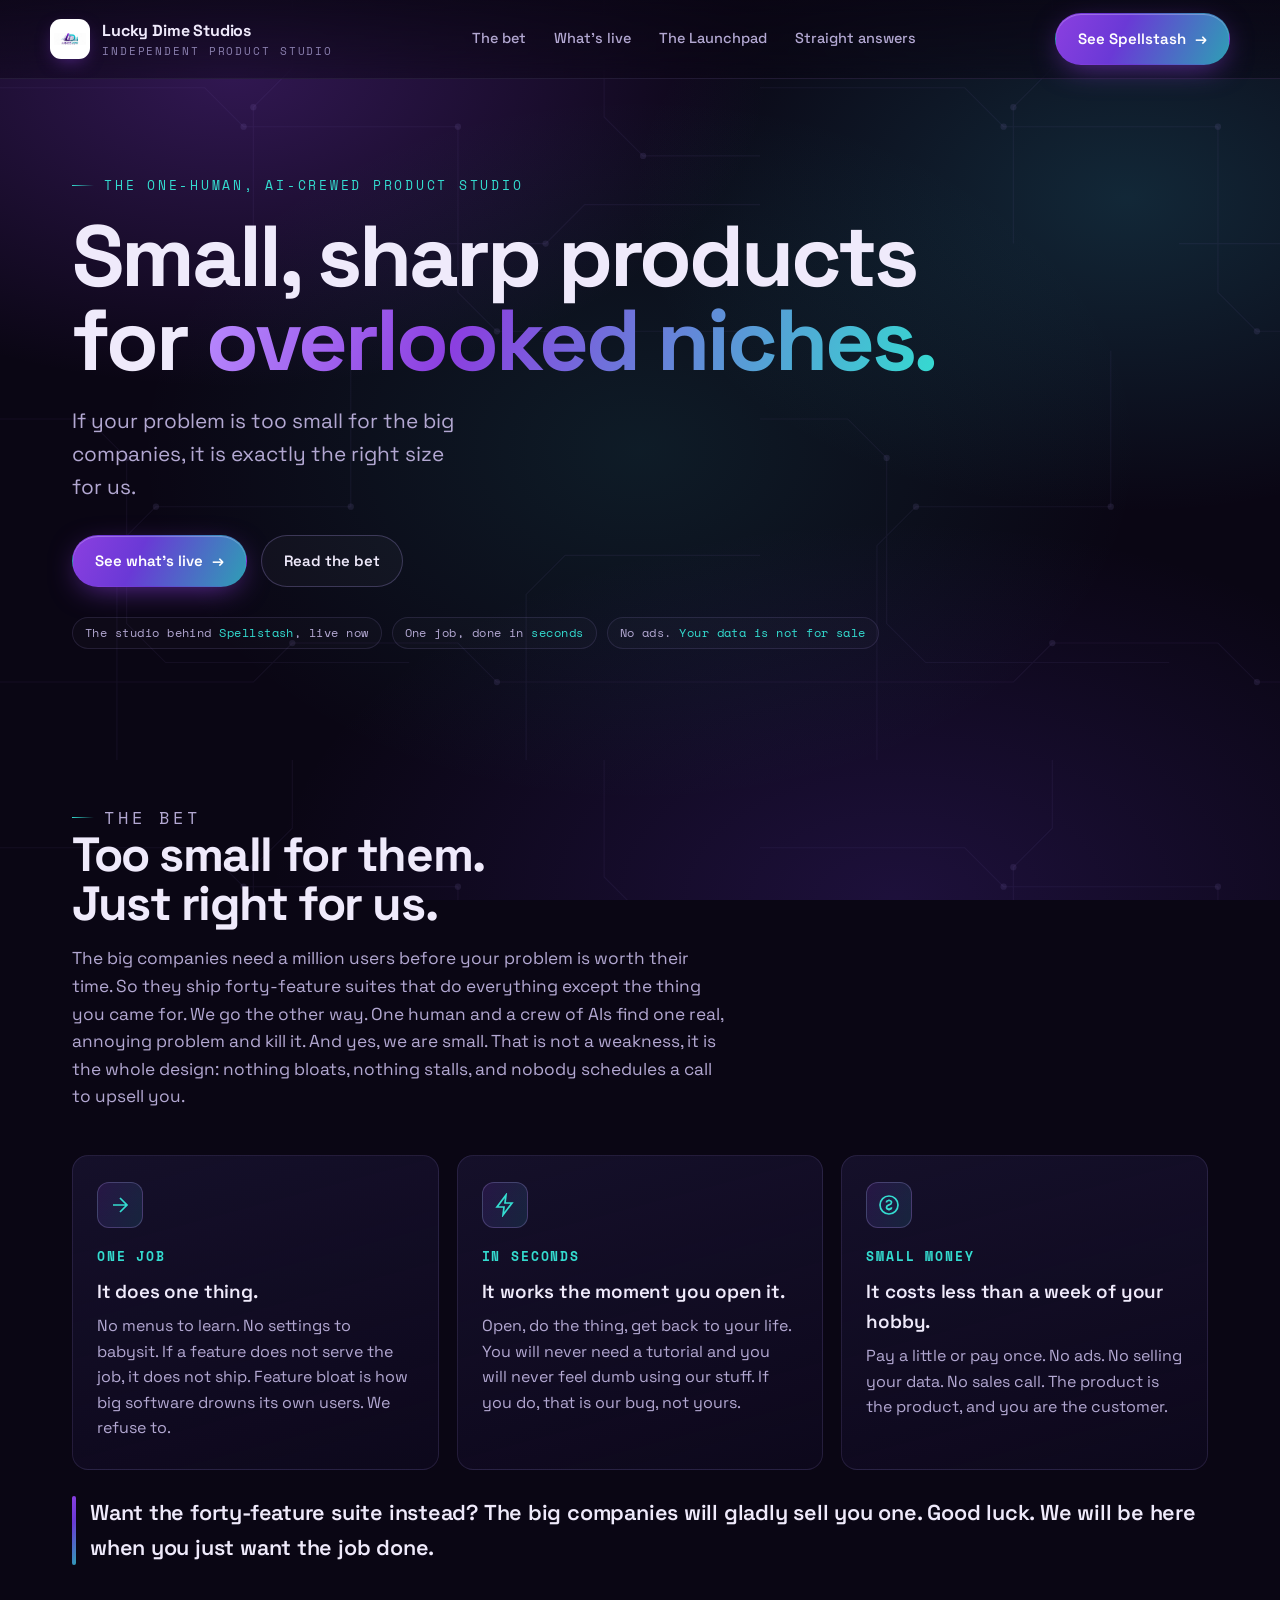
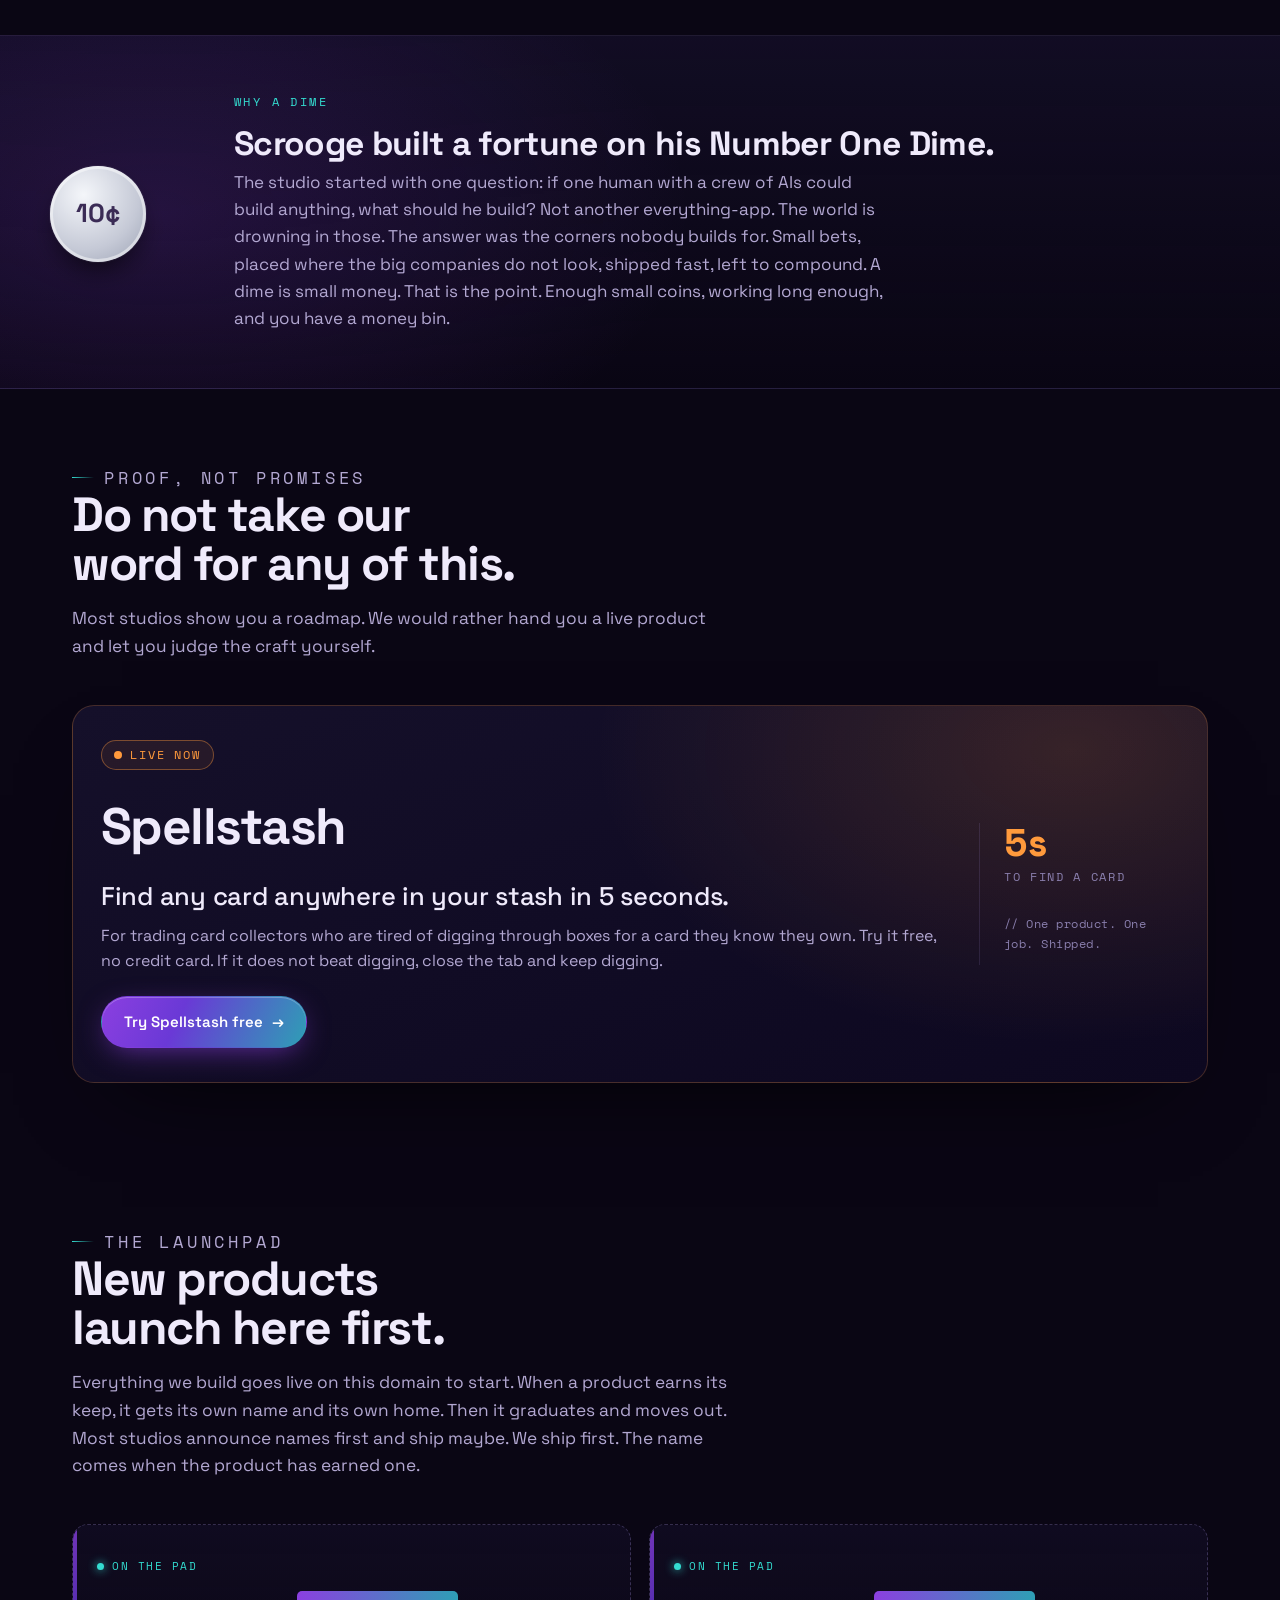
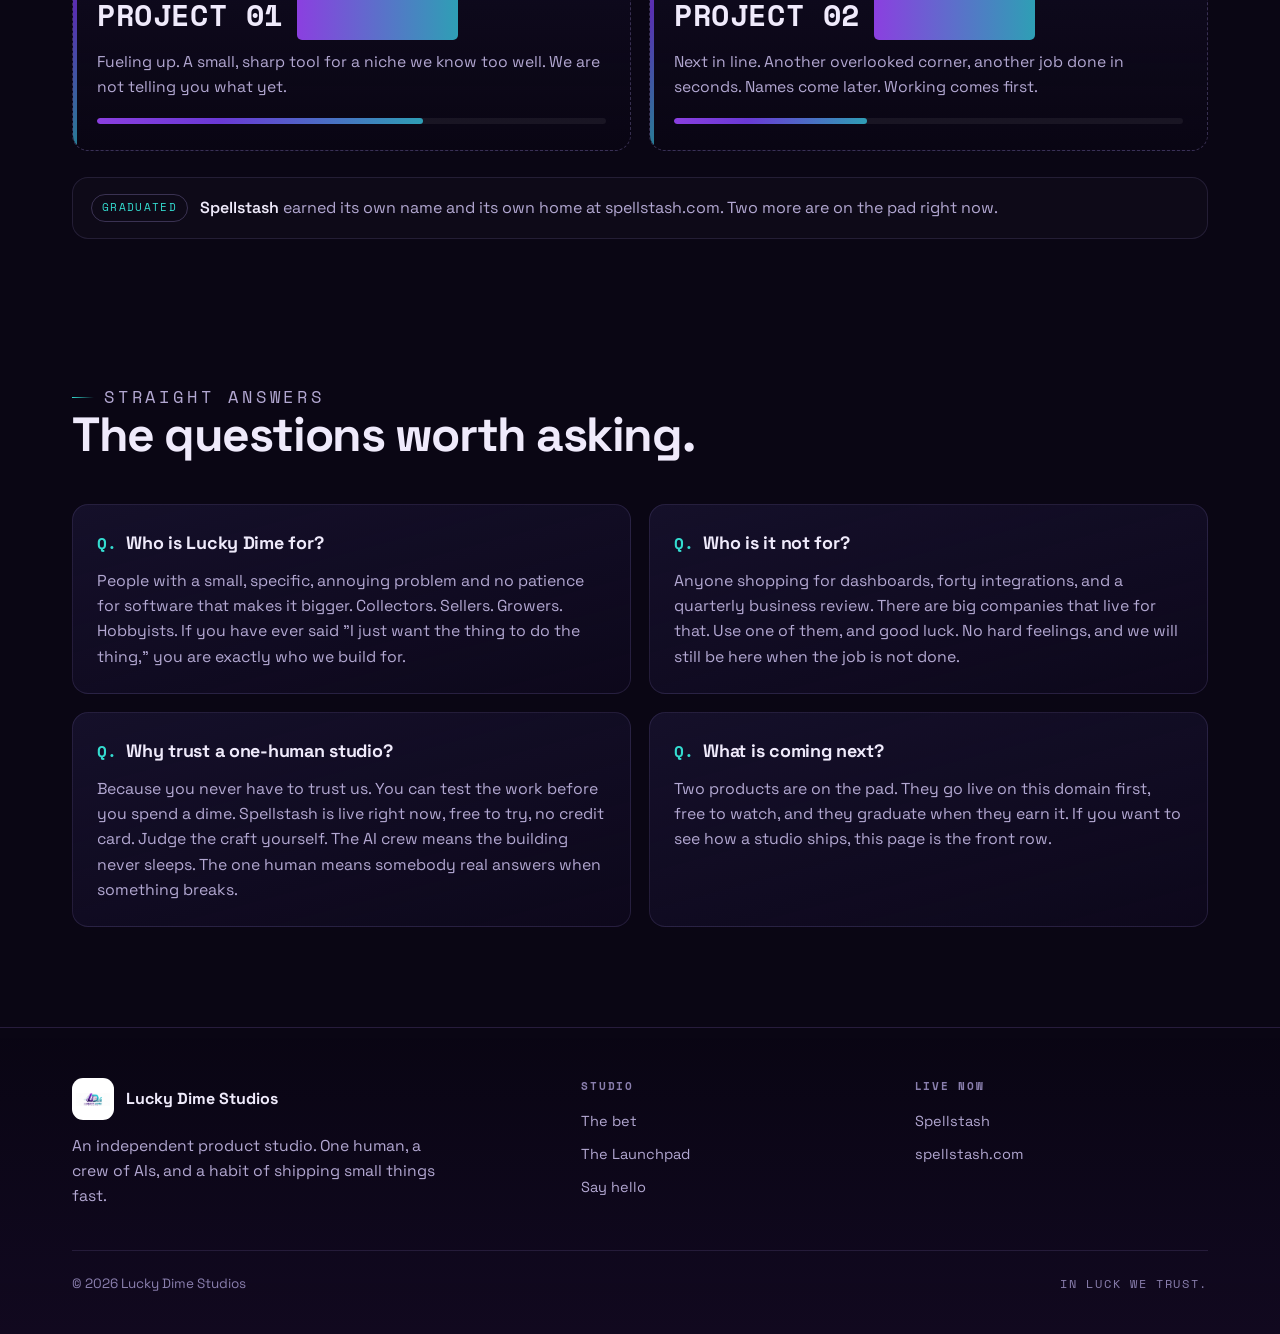
<file: public/index.html>
<!DOCTYPE html>
<html lang="en">
<head>
  <meta charset="UTF-8" />
  <meta name="viewport" content="width=device-width, initial-scale=1.0" />
  <title>Lucky Dime Studios | Small, sharp products for overlooked niches.</title>
  <meta name="description" content="An independent product studio. One human and a crew of AIs. We build small, sharp products for the niches the big companies ignore. Fast, focused, cheap." />
  <link rel="canonical" href="https://luckydimestudios.com/" />

  <!-- Open Graph -->
  <meta property="og:type" content="website" />
  <meta property="og:title" content="Lucky Dime Studios" />
  <meta property="og:description" content="Small, sharp products for overlooked niches. Too small for the big companies is exactly the right size for us." />
  <meta property="og:url" content="https://luckydimestudios.com/" />
  <meta property="og:site_name" content="Lucky Dime Studios" />
  <meta property="og:image" content="https://luckydimestudios.com/brand/lucky-dime-studios-logo.jpg" />
  <meta name="twitter:card" content="summary_large_image" />
  <meta name="twitter:title" content="Lucky Dime Studios" />
  <meta name="twitter:description" content="Small, sharp products for overlooked niches." />
  <meta name="theme-color" content="#0a0614" />

  <!-- Favicon: inline SVG data URI -->
  <link rel="icon" href="data:image/svg+xml,%3Csvg xmlns='http://www.w3.org/2000/svg' viewBox='0 0 64 64'%3E%3Cdefs%3E%3ClinearGradient id='g' x1='0' y1='0' x2='1' y2='1'%3E%3Cstop offset='0' stop-color='%238b3fe0'/%3E%3Cstop offset='1' stop-color='%232e9fb5'/%3E%3C/linearGradient%3E%3C/defs%3E%3Crect width='64' height='64' rx='15' fill='%230a0614'/%3E%3Ccircle cx='32' cy='32' r='19' fill='url(%23g)'/%3E%3Ctext x='32' y='40' font-family='monospace' font-size='19' font-weight='700' fill='%23fff' text-anchor='middle'%3ELD%3C/text%3E%3C/svg%3E" />

  <!-- Google Fonts only -->
  <link rel="preconnect" href="https://fonts.googleapis.com" />
  <link rel="preconnect" href="https://fonts.gstatic.com" crossorigin />
  <link href="https://fonts.googleapis.com/css2?family=Space+Grotesk:wght@400;500;600;700&family=Space+Mono:wght@400;700&display=swap" rel="stylesheet" />

  <link rel="stylesheet" href="styles.css" />
</head>
<body>
  <div class="atmos" aria-hidden="true"></div>
  <div class="grain" aria-hidden="true"></div>

  <!-- ============ HEADER ============ -->
  <header class="site-head">
    <div class="wrap nav">
      <a class="brand" href="#top" aria-label="Lucky Dime Studios home">
        <span class="plate"><img src="brand/lucky-dime-studios-logo.jpg" alt="Lucky Dime Studios logo" /></span>
        <span class="name">Lucky Dime Studios<small>Independent Product Studio</small></span>
      </a>
      <nav class="nav-links" aria-label="Primary">
        <a href="#thesis">The bet</a>
        <a href="#proof">What's live</a>
        <a href="#launchpad">The Launchpad</a>
        <a href="#faq">Straight answers</a>
      </nav>
      <div class="nav-cta">
        <a class="btn btn-primary" href="https://spellstash.com" target="_blank" rel="noopener">
          See Spellstash <span class="arr" aria-hidden="true">→</span>
        </a>
      </div>
    </div>
  </header>

  <main id="top">
    <!-- ============ HERO ============ -->
    <section class="hero">
      <div class="wrap hero-grid">
        <div class="hero-copy reveal">
          <p class="eyebrow">The one-human, AI-crewed product studio</p>
          <h1>Small, sharp products for <span class="grad-text">overlooked niches.</span></h1>
          <p class="lead">If your problem is too small for the big companies, it is exactly the right size for us.</p>
          <div class="hero-cta">
            <a class="btn btn-primary" href="#proof">See what's live <span class="arr" aria-hidden="true">→</span></a>
            <a class="btn btn-ghost" href="#thesis">Read the bet</a>
          </div>
          <div class="hero-tags">
            <span class="tag">The studio behind <b>Spellstash</b>, live now</span>
            <span class="tag">One job, done in <b>seconds</b></span>
            <span class="tag">No ads. <b>Your data is not for sale</b></span>
          </div>
        </div>

      </div>
    </section>

    <!-- ============ THESIS / PILLARS ============ -->
    <section class="sec" id="thesis">
      <div class="wrap">
        <div class="sec-head reveal">
          <p class="eyebrow">The bet</p>
          <h2>Too small for them. Just right for us.</h2>
          <p>The big companies need a million users before your problem is worth their time. So they ship forty-feature suites that do everything except the thing you came for. We go the other way. One human and a crew of AIs find one real, annoying problem and kill it. And yes, we are small. That is not a weakness, it is the whole design: nothing bloats, nothing stalls, and nobody schedules a call to upsell you.</p>
        </div>

        <div class="pillars">
          <article class="pillar reveal">
            <div class="ico"><svg viewBox="0 0 24 24"><path d="M5 12h14M12 5l7 7-7 7" /></svg></div>
            <h3>One job</h3>
            <p class="big">It does one thing.</p>
            <p>No menus to learn. No settings to babysit. If a feature does not serve the job, it does not ship. Feature bloat is how big software drowns its own users. We refuse to.</p>
          </article>
          <article class="pillar reveal">
            <div class="ico"><svg viewBox="0 0 24 24"><path d="M13 2L4 14h7l-1 8 9-12h-7z" /></svg></div>
            <h3>In seconds</h3>
            <p class="big">It works the moment you open it.</p>
            <p>Open, do the thing, get back to your life. You will never need a tutorial and you will never feel dumb using our stuff. If you do, that is our bug, not yours.</p>
          </article>
          <article class="pillar reveal">
            <div class="ico"><svg viewBox="0 0 24 24"><circle cx="12" cy="12" r="9" /><path d="M9.5 9.5a2.5 2 0 0 1 5 0c0 1.4-1.2 2-2.5 2.4S9.5 12.8 9.5 14.2a2.5 2 0 0 0 5 0M12 6.5v1.4M12 16.1v1.4" /></svg></div>
            <h3>Small money</h3>
            <p class="big">It costs less than a week of your hobby.</p>
            <p>Pay a little or pay once. No ads. No selling your data. No sales call. The product is the product, and you are the customer.</p>
          </article>
        </div>

        <div class="stance reveal">
          <span class="bar" aria-hidden="true"></span>
          <span>Want the forty-feature suite instead? The big companies will gladly sell you one. Good luck. We will be here when you just want the job done.</span>
        </div>
      </div>
    </section>

    <!-- ============ DIME BAND (why the name) ============ -->
    <section class="dime-band">
      <div class="wrap dime-inner">
        <div class="coin-stage reveal">
          <div class="coin" id="coin2" role="button" tabindex="0" aria-label="Flip the lucky dime">
            <span class="face heads">10¢</span>
            <span class="face tails">IN LUCK<br />WE TRUST</span>
          </div>
        </div>
        <div class="reveal">
          <p class="label">Why a dime</p>
          <h2>Scrooge built a fortune on his Number One Dime.</h2>
          <p>The studio started with one question: if one human with a crew of AIs could build anything, what should he build? Not another everything-app. The world is drowning in those. The answer was the corners nobody builds for. Small bets, placed where the big companies do not look, shipped fast, left to compound. A dime is small money. That is the point. Enough small coins, working long enough, and you have a money bin.</p>
        </div>
      </div>
    </section>

    <!-- ============ PROOF: SPELLSTASH ============ -->
    <section class="sec" id="proof">
      <div class="wrap">
        <div class="sec-head reveal">
          <p class="eyebrow">Proof, not promises</p>
          <h2>Do not take our word for any of this.</h2>
          <p>Most studios show you a roadmap. We would rather hand you a live product and let you judge the craft yourself.</p>
        </div>

        <div class="proof-card reveal">
          <div class="proof-grid">
            <div>
              <span class="live"><span class="pulse" aria-hidden="true"></span> Live now</span>
              <p class="name">Spellstash</p>
              <p class="tagline">Find any card anywhere in your stash in 5 seconds.</p>
              <p class="who">For trading card collectors who are tired of digging through boxes for a card they know they own. Try it free, no credit card. If it does not beat digging, close the tab and keep digging.</p>
              <a class="btn btn-primary" href="https://spellstash.com" target="_blank" rel="noopener">
                Try Spellstash free <span class="arr" aria-hidden="true">→</span>
              </a>
            </div>
            <aside class="proof-aside">
              <div class="stat"><b>5s</b><span>to find a card</span></div>
              <p class="proof-note">// One product. One job. Shipped.</p>
            </aside>
          </div>
        </div>
      </div>
    </section>

    <!-- ============ THE LAUNCHPAD ============ -->
    <section class="sec" id="launchpad">
      <div class="wrap">
        <div class="sec-head reveal">
          <p class="eyebrow">The Launchpad</p>
          <h2>New products launch here first.</h2>
          <p>Everything we build goes live on this domain to start. When a product earns its keep, it gets its own name and its own home. Then it graduates and moves out. Most studios announce names first and ship maybe. We ship first. The name comes when the product has earned one.</p>
        </div>

        <div class="pad-grid">
          <article class="pad-slot reveal">
            <span class="rail" aria-hidden="true"></span>
            <span class="status"><i aria-hidden="true"></i> On the pad</span>
            <h3 class="codename">PROJECT 01 <span class="redacted">REDACTED</span></h3>
            <p>Fueling up. A small, sharp tool for a niche we know too well. We are not telling you what yet.</p>
            <div class="meter" aria-hidden="true"><span data-fill="64%"></span></div>
          </article>
          <article class="pad-slot reveal">
            <span class="rail" aria-hidden="true"></span>
            <span class="status"><i aria-hidden="true"></i> On the pad</span>
            <h3 class="codename">PROJECT 02 <span class="redacted">REDACTED</span></h3>
            <p>Next in line. Another overlooked corner, another job done in seconds. Names come later. Working comes first.</p>
            <div class="meter" aria-hidden="true"><span data-fill="38%"></span></div>
          </article>
        </div>

        <div class="pad-graduated reveal">
          <span class="chip">Graduated</span>
          <span><b>Spellstash</b> earned its own name and its own home at spellstash.com. Two more are on the pad right now.</span>
        </div>
      </div>
    </section>

    <!-- ============ FAQ ============ -->
    <section class="sec" id="faq">
      <div class="wrap">
        <div class="sec-head reveal">
          <p class="eyebrow">Straight answers</p>
          <h2>The questions worth asking.</h2>
        </div>

        <div class="faq-list">
          <article class="faq-item reveal">
            <h3>Who is Lucky Dime for?</h3>
            <p>People with a small, specific, annoying problem and no patience for software that makes it bigger. Collectors. Sellers. Growers. Hobbyists. If you have ever said "I just want the thing to do the thing," you are exactly who we build for.</p>
          </article>
          <article class="faq-item reveal">
            <h3>Who is it not for?</h3>
            <p>Anyone shopping for dashboards, forty integrations, and a quarterly business review. There are big companies that live for that. Use one of them, and good luck. No hard feelings, and we will still be here when the job is not done.</p>
          </article>
          <article class="faq-item reveal">
            <h3>Why trust a one-human studio?</h3>
            <p>Because you never have to trust us. You can test the work before you spend a dime. Spellstash is live right now, free to try, no credit card. Judge the craft yourself. The AI crew means the building never sleeps. The one human means somebody real answers when something breaks.</p>
          </article>
          <article class="faq-item reveal">
            <h3>What is coming next?</h3>
            <p>Two products are on the pad. They go live on this domain first, free to watch, and they graduate when they earn it. If you want to see how a studio ships, this page is the front row.</p>
          </article>
        </div>
      </div>
    </section>
  </main>

  <!-- ============ FOOTER ============ -->
  <footer class="site-foot">
    <div class="wrap">
      <div class="foot-grid">
        <div>
          <div class="foot-brand">
            <span class="plate" style="width:42px;height:42px;border-radius:11px;background:#fff;padding:4px;flex:none;">
              <img src="brand/lucky-dime-studios-logo.jpg" alt="Lucky Dime Studios logo" style="width:100%;height:100%;object-fit:contain;border-radius:7px;display:block;" />
            </span>
            <span class="name" style="font-weight:700;font-size:16px;">Lucky Dime Studios</span>
          </div>
          <p class="foot-tag">An independent product studio. One human, a crew of AIs, and a habit of shipping small things fast.</p>
        </div>
        <div class="foot-col">
          <h4>Studio</h4>
          <div class="foot-links">
            <a href="#thesis">The bet</a>
            <a href="#launchpad">The Launchpad</a>
            <a href="mailto:hello@luckydimestudios.com">Say hello</a>
          </div>
        </div>
        <div class="foot-col">
          <h4>Live now</h4>
          <div class="foot-links">
            <a href="https://spellstash.com" target="_blank" rel="noopener">Spellstash</a>
            <a href="https://spellstash.com" target="_blank" rel="noopener">spellstash.com</a>
          </div>
        </div>
      </div>
      <div class="foot-bottom">
        <span>© 2026 Lucky Dime Studios</span>
        <span class="trust"><b>In luck we trust.</b></span>
      </div>
    </div>
  </footer>

  <script src="app.js"></script>
</body>
</html>
</file>
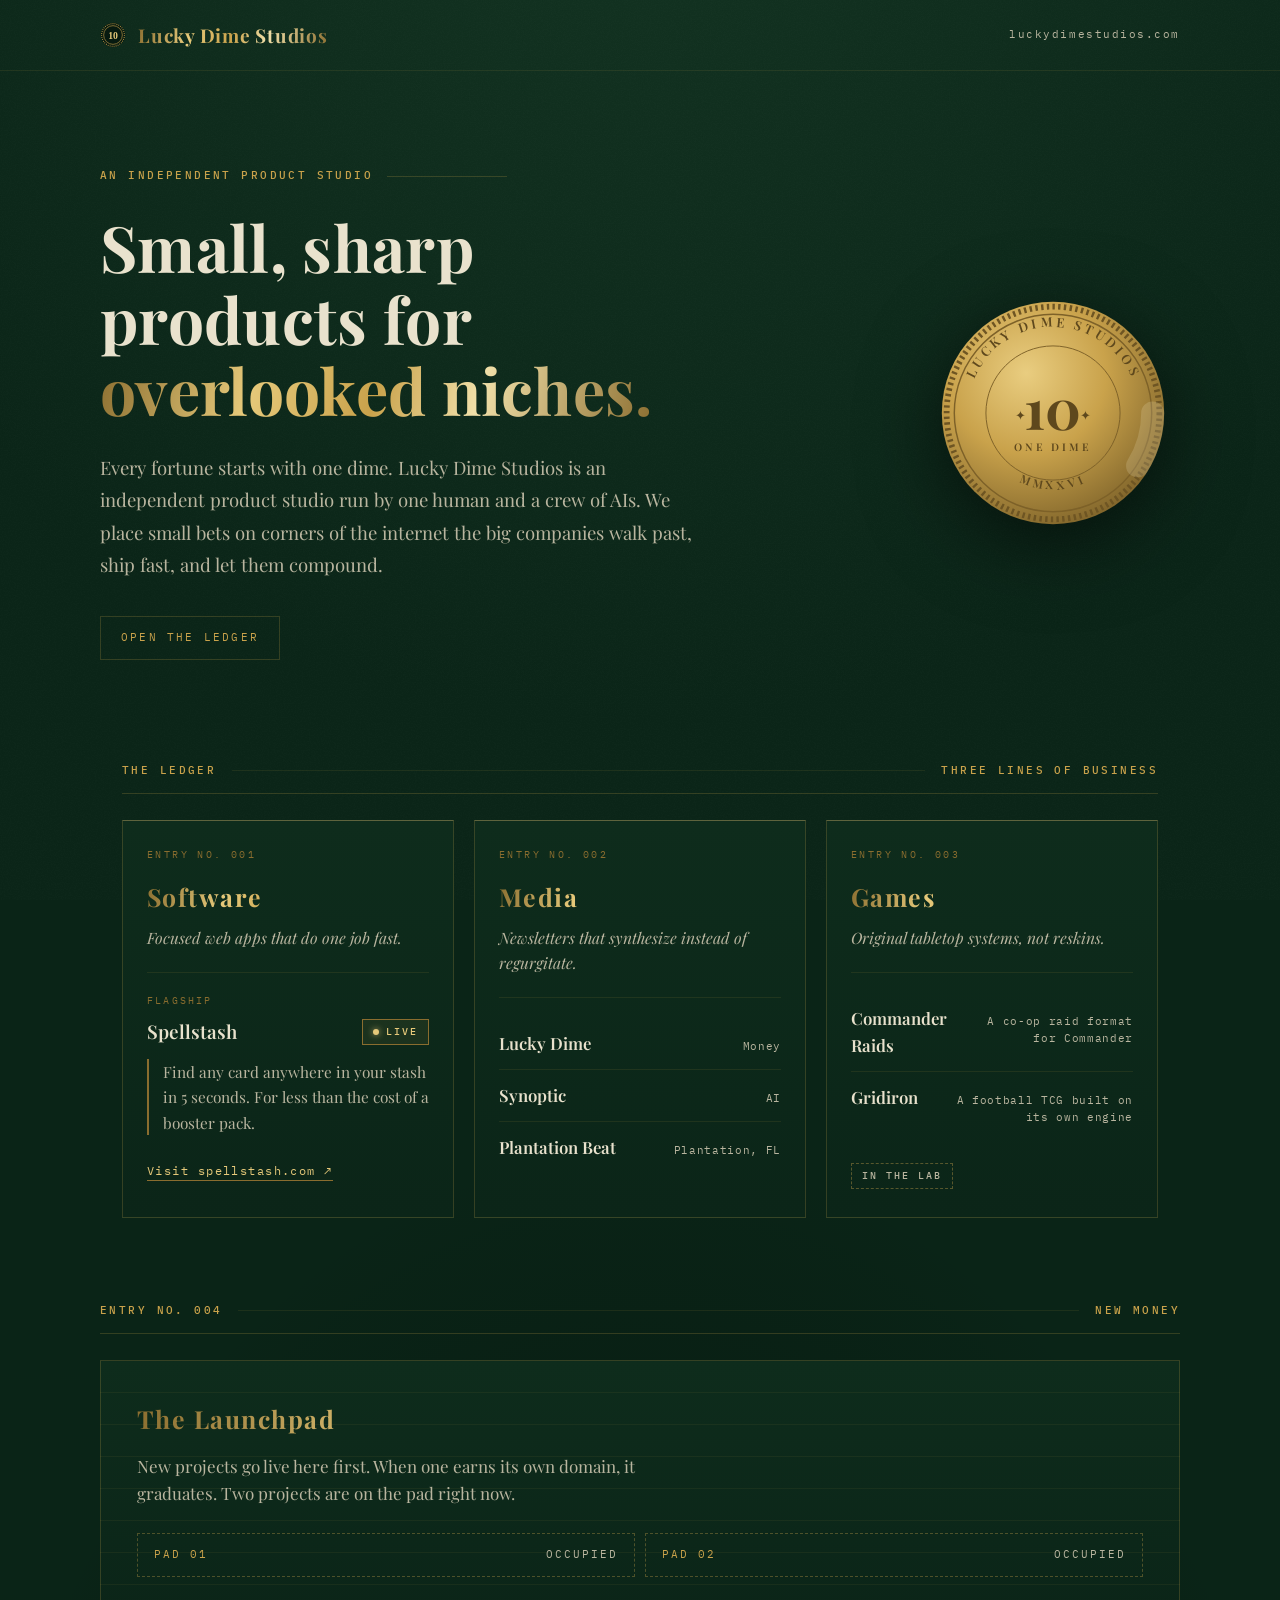
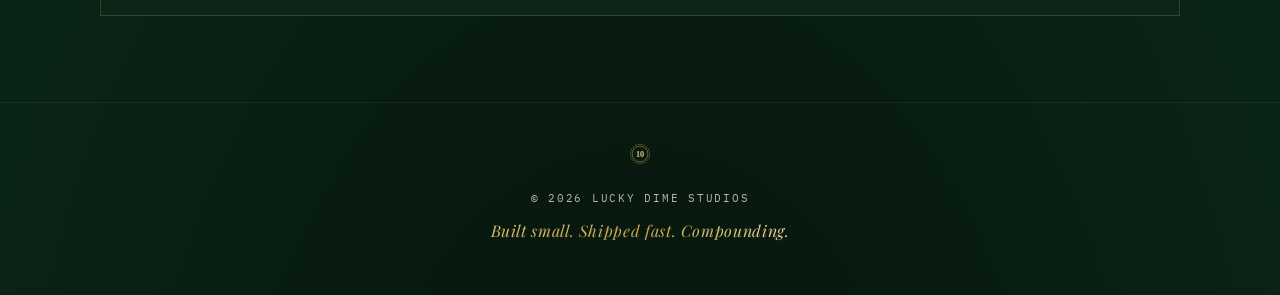
<file: design/variant-a.html>
<!DOCTYPE html>
<html lang="en">
<head>
<meta charset="UTF-8">
<meta name="viewport" content="width=device-width, initial-scale=1.0">
<title>Lucky Dime Studios | Small, sharp products for overlooked niches.</title>
<meta name="description" content="Small, sharp products for overlooked niches. Software, media, and games from Lucky Dime Studios.">
<meta property="og:title" content="Lucky Dime Studios | Small, sharp products for overlooked niches.">
<meta property="og:description" content="Small, sharp products for overlooked niches. Software, media, and games from Lucky Dime Studios.">
<meta property="og:type" content="website">
<meta property="og:url" content="https://luckydimestudios.com/">
<meta property="og:site_name" content="Lucky Dime Studios">
<meta name="twitter:card" content="summary">
<meta name="theme-color" content="#0a2417">
<link rel="icon" href="data:image/svg+xml,%3Csvg xmlns='http://www.w3.org/2000/svg' viewBox='0 0 64 64'%3E%3Ccircle cx='32' cy='32' r='30' fill='%230a2417'/%3E%3Ccircle cx='32' cy='32' r='28' fill='none' stroke='%23c9a24b' stroke-width='2.5' stroke-dasharray='2 3'/%3E%3Ccircle cx='32' cy='32' r='23' fill='none' stroke='%23c9a24b' stroke-width='1.5'/%3E%3Ctext x='32' y='41' font-family='Georgia, serif' font-size='24' font-weight='700' fill='%23e6c97a' text-anchor='middle'%3E10%3C/text%3E%3C/svg%3E">
<link rel="preconnect" href="https://fonts.googleapis.com">
<link rel="preconnect" href="https://fonts.gstatic.com" crossorigin>
<link href="https://fonts.googleapis.com/css2?family=Playfair+Display:ital,wght@0,500;0,600;0,700;1,500&family=IBM+Plex+Mono:wght@400;500&display=swap" rel="stylesheet">
<style>
  :root {
    --felt: #0a2417;
    --felt-deep: #071a10;
    --felt-card: #0e2c1c;
    --felt-card-2: #0b2518;
    --ink: #e9e2cd;
    --ink-dim: #b9b59f;
    --gold: #c9a24b;
    --gold-bright: #e6c97a;
    --gold-pale: #f0dfa8;
    --gold-deep: #8a6d2f;
    --line: rgba(201, 162, 75, 0.22);
    --line-faint: rgba(201, 162, 75, 0.1);
    --serif: "Playfair Display", Georgia, serif;
    --mono: "IBM Plex Mono", "Courier New", monospace;
  }

  * { margin: 0; padding: 0; box-sizing: border-box; }

  html { scroll-behavior: smooth; }

  body {
    background-color: var(--felt);
    background-image:
      radial-gradient(ellipse 120% 80% at 50% -10%, rgba(26, 64, 42, 0.55), transparent 60%),
      radial-gradient(ellipse 100% 100% at 50% 115%, rgba(4, 14, 8, 0.8), transparent 55%);
    color: var(--ink);
    font-family: var(--serif);
    font-size: 17px;
    line-height: 1.6;
    -webkit-font-smoothing: antialiased;
    min-height: 100vh;
  }

  /* Felt grain overlay */
  body::before {
    content: "";
    position: fixed;
    inset: 0;
    pointer-events: none;
    z-index: 1;
    opacity: 0.5;
    background-image: url("data:image/svg+xml,%3Csvg xmlns='http://www.w3.org/2000/svg' width='160' height='160'%3E%3Cfilter id='n'%3E%3CfeTurbulence type='fractalNoise' baseFrequency='0.85' numOctaves='2'/%3E%3CfeColorMatrix type='saturate' values='0'/%3E%3CfeComponentTransfer%3E%3CfeFuncA type='linear' slope='0.06'/%3E%3C/feComponentTransfer%3E%3C/filter%3E%3Crect width='160' height='160' filter='url(%23n)'/%3E%3C/svg%3E");
  }

  .wrap {
    position: relative;
    z-index: 2;
    max-width: 1080px;
    margin: 0 auto;
    padding: 0 22px;
  }

  /* ---------- Type helpers ---------- */
  .ledger-label {
    font-family: var(--mono);
    font-size: 11px;
    font-weight: 500;
    letter-spacing: 0.22em;
    text-transform: uppercase;
    color: var(--gold);
  }

  .foil {
    background: linear-gradient(105deg, var(--gold-deep) 0%, var(--gold-bright) 28%, var(--gold) 50%, var(--gold-pale) 68%, var(--gold-deep) 100%);
    -webkit-background-clip: text;
    background-clip: text;
    color: transparent;
  }

  /* ---------- Header ---------- */
  header {
    border-bottom: 1px solid var(--line-faint);
  }

  .masthead {
    display: flex;
    align-items: center;
    justify-content: space-between;
    gap: 16px;
    padding: 20px 0;
  }

  .wordmark {
    display: flex;
    align-items: center;
    gap: 12px;
    text-decoration: none;
  }

  .wordmark svg { display: block; }

  .wordmark span {
    font-family: var(--serif);
    font-weight: 700;
    font-size: 19px;
    letter-spacing: 0.04em;
  }

  .masthead .domain {
    font-family: var(--mono);
    font-size: 11px;
    letter-spacing: 0.14em;
    color: var(--ink-dim);
    text-transform: lowercase;
  }

  /* ---------- Hero ---------- */
  .hero {
    padding: 72px 0 64px;
    display: grid;
    grid-template-columns: 1fr;
    gap: 48px;
    align-items: center;
  }

  .hero .eyebrow {
    display: flex;
    align-items: center;
    gap: 14px;
    margin-bottom: 26px;
  }

  .hero .eyebrow::after {
    content: "";
    flex: 1;
    max-width: 120px;
    height: 1px;
    background: var(--line);
  }

  h1 {
    font-family: var(--serif);
    font-weight: 700;
    font-size: clamp(2.3rem, 6.5vw, 4rem);
    line-height: 1.12;
    letter-spacing: 0.005em;
    margin-bottom: 26px;
    text-wrap: balance;
  }

  h1 .foil { display: inline; }

  .hero p.sub {
    font-size: clamp(1.02rem, 2.2vw, 1.16rem);
    line-height: 1.75;
    color: var(--ink-dim);
    max-width: 56ch;
    margin-bottom: 34px;
  }

  .hero .cue {
    font-family: var(--mono);
    font-size: 11px;
    letter-spacing: 0.2em;
    text-transform: uppercase;
    color: var(--gold);
    text-decoration: none;
    border: 1px solid var(--line);
    padding: 12px 20px;
    display: inline-block;
    transition: border-color 0.25s ease, background-color 0.25s ease;
  }

  .hero .cue:hover,
  .hero .cue:focus-visible {
    border-color: var(--gold);
    background: rgba(201, 162, 75, 0.07);
  }

  /* ---------- The coin ---------- */
  .coin-stage {
    display: flex;
    justify-content: center;
    perspective: 900px;
  }

  .coin {
    width: min(230px, 58vw);
    cursor: pointer;
    filter: drop-shadow(0 18px 40px rgba(0, 0, 0, 0.55));
    transform-style: preserve-3d;
  }

  .coin.flip { animation: coinflip 1.1s cubic-bezier(0.3, 0.7, 0.3, 1); }

  @keyframes coinflip {
    from { transform: rotateY(0deg); }
    to   { transform: rotateY(720deg); }
  }

  #sheen {
    transform-origin: 120px 120px;
    animation: sheenspin 16s linear infinite;
  }

  @keyframes sheenspin {
    from { transform: rotate(0deg); }
    to   { transform: rotate(360deg); }
  }

  /* ---------- Ledger sections ---------- */
  .section-head {
    display: flex;
    align-items: baseline;
    gap: 16px;
    padding: 18px 0 14px;
    border-bottom: 1px solid var(--line);
  }

  .section-head .rule {
    flex: 1;
    height: 1px;
    align-self: center;
    background: var(--line-faint);
  }

  .buckets {
    padding: 26px 0 10px;
    display: grid;
    grid-template-columns: 1fr;
    gap: 18px;
  }

  .card {
    background: linear-gradient(180deg, var(--felt-card), var(--felt-card-2));
    border: 1px solid var(--line);
    border-top: 1px solid rgba(230, 201, 122, 0.38);
    padding: 26px 24px 28px;
    display: flex;
    flex-direction: column;
    gap: 0;
    transition: transform 0.25s ease, border-color 0.25s ease;
  }

  .card:hover {
    transform: translateY(-3px);
    border-color: rgba(201, 162, 75, 0.45);
  }

  .card .entry-no {
    font-family: var(--mono);
    font-size: 10px;
    letter-spacing: 0.24em;
    color: var(--gold-deep);
    text-transform: uppercase;
    margin-bottom: 14px;
  }

  .card h2 {
    font-family: var(--serif);
    font-weight: 700;
    font-size: 1.55rem;
    letter-spacing: 0.06em;
    margin-bottom: 8px;
  }

  .card .tagline {
    font-style: italic;
    color: var(--ink-dim);
    font-size: 0.98rem;
    margin-bottom: 22px;
  }

  .card hr {
    border: none;
    border-top: 1px solid var(--line-faint);
    margin: 0 0 20px;
  }

  /* Badges */
  .badge {
    font-family: var(--mono);
    font-size: 10px;
    font-weight: 500;
    letter-spacing: 0.2em;
    text-transform: uppercase;
    padding: 4px 10px;
    display: inline-flex;
    align-items: center;
    gap: 7px;
    white-space: nowrap;
  }

  .badge.live {
    color: var(--gold-bright);
    border: 1px solid var(--gold-deep);
    background: rgba(201, 162, 75, 0.08);
  }

  .badge.live::before {
    content: "";
    width: 6px;
    height: 6px;
    border-radius: 50%;
    background: var(--gold-bright);
    box-shadow: 0 0 6px rgba(230, 201, 122, 0.8);
  }

  .badge.lab {
    color: var(--ink-dim);
    border: 1px dashed rgba(201, 162, 75, 0.4);
  }

  /* Software card flagship */
  .flagship .name-row {
    display: flex;
    align-items: center;
    justify-content: space-between;
    gap: 12px;
    margin-bottom: 12px;
  }

  .flagship .name {
    font-family: var(--serif);
    font-weight: 600;
    font-size: 1.18rem;
  }

  .flagship .flag-label {
    font-family: var(--mono);
    font-size: 10px;
    letter-spacing: 0.22em;
    text-transform: uppercase;
    color: var(--gold-deep);
    margin-bottom: 8px;
  }

  .flagship blockquote {
    color: var(--ink-dim);
    font-size: 0.96rem;
    line-height: 1.65;
    border-left: 2px solid var(--gold-deep);
    padding-left: 14px;
    margin-bottom: 20px;
  }

  .flagship a.visit {
    font-family: var(--mono);
    font-size: 12px;
    letter-spacing: 0.12em;
    color: var(--gold-bright);
    text-decoration: none;
    border-bottom: 1px solid var(--gold-deep);
    padding-bottom: 2px;
    transition: color 0.2s ease, border-color 0.2s ease;
  }

  .flagship a.visit:hover,
  .flagship a.visit:focus-visible {
    color: var(--gold-pale);
    border-color: var(--gold-bright);
  }

  /* Item lists (Media + Games) */
  .roster {
    list-style: none;
    display: flex;
    flex-direction: column;
  }

  .roster li {
    display: flex;
    justify-content: space-between;
    align-items: baseline;
    gap: 14px;
    padding: 12px 0;
    border-bottom: 1px solid var(--line-faint);
  }

  .roster li:last-child { border-bottom: none; }

  .roster .item-name {
    font-family: var(--serif);
    font-weight: 600;
    font-size: 1.05rem;
  }

  .roster .item-desc {
    font-family: var(--mono);
    font-size: 11px;
    letter-spacing: 0.06em;
    color: var(--ink-dim);
    text-align: right;
  }

  .card .badge-row {
    margin-top: auto;
    padding-top: 20px;
  }

  /* ---------- Launchpad ---------- */
  .launchpad { padding: 56px 0 30px; }

  .pad {
    margin-top: 26px;
    border: 1px solid var(--line);
    background:
      repeating-linear-gradient(180deg, transparent 0 31px, rgba(201, 162, 75, 0.07) 31px 32px),
      linear-gradient(180deg, var(--felt-card), var(--felt-card-2));
    padding: 32px 26px;
  }

  .pad h2 {
    font-family: var(--serif);
    font-weight: 700;
    font-size: 1.55rem;
    letter-spacing: 0.06em;
    margin-bottom: 14px;
  }

  .pad p {
    color: var(--ink-dim);
    max-width: 52ch;
    margin-bottom: 26px;
  }

  .pad-slots {
    display: grid;
    grid-template-columns: 1fr;
    gap: 10px;
    list-style: none;
  }

  .pad-slots li {
    font-family: var(--mono);
    font-size: 11px;
    letter-spacing: 0.18em;
    text-transform: uppercase;
    color: var(--gold);
    border: 1px dashed rgba(201, 162, 75, 0.35);
    padding: 12px 16px;
    display: flex;
    justify-content: space-between;
    gap: 12px;
  }

  .pad-slots .state { color: var(--ink-dim); }

  /* ---------- Footer ---------- */
  footer {
    margin-top: 56px;
    border-top: 1px solid var(--line-faint);
    padding: 40px 0 52px;
    text-align: center;
  }

  footer .mini-coin { margin-bottom: 18px; }

  footer .copyright {
    font-family: var(--mono);
    font-size: 11px;
    letter-spacing: 0.16em;
    color: var(--ink-dim);
    text-transform: uppercase;
    margin-bottom: 10px;
  }

  footer .motto {
    font-family: var(--serif);
    font-style: italic;
    font-size: 1rem;
    letter-spacing: 0.04em;
  }

  /* ---------- Responsive ---------- */
  @media (min-width: 720px) {
    .hero {
      grid-template-columns: 1.4fr 1fr;
      padding: 96px 0 84px;
    }
    .coin-stage { justify-content: flex-end; padding-right: 12px; }
  }

  @media (min-width: 880px) {
    .buckets { grid-template-columns: repeat(3, 1fr); gap: 20px; }
    .pad-slots { grid-template-columns: 1fr 1fr; }
    .pad { padding: 38px 36px; }
  }

  @media (prefers-reduced-motion: reduce) {
    #sheen { animation: none; }
    .coin.flip { animation: none; }
    .card, .card:hover { transform: none; transition: none; }
    html { scroll-behavior: auto; }
  }
</style>
</head>
<body>

<header>
  <div class="wrap masthead">
    <a class="wordmark" href="/" aria-label="Lucky Dime Studios home">
      <svg width="26" height="26" viewBox="0 0 64 64" aria-hidden="true">
        <circle cx="32" cy="32" r="30" fill="#071a10"/>
        <circle cx="32" cy="32" r="28" fill="none" stroke="#c9a24b" stroke-width="2.5" stroke-dasharray="2 3"/>
        <circle cx="32" cy="32" r="23" fill="none" stroke="#c9a24b" stroke-width="1.5"/>
        <text x="32" y="41" font-family="Georgia, serif" font-size="24" font-weight="700" fill="#e6c97a" text-anchor="middle">10</text>
      </svg>
      <span class="foil">Lucky Dime Studios</span>
    </a>
    <span class="domain">luckydimestudios.com</span>
  </div>
</header>

<main>
  <section class="hero wrap">
    <div>
      <div class="eyebrow"><span class="ledger-label">An independent product studio</span></div>
      <h1>Small, sharp products for <span class="foil">overlooked niches.</span></h1>
      <p class="sub">Every fortune starts with one dime. Lucky Dime Studios is an independent product studio run by one human and a crew of AIs. We place small bets on corners of the internet the big companies walk past, ship fast, and let them compound.</p>
      <a class="cue" href="#ledger">Open the ledger</a>
    </div>

    <div class="coin-stage">
      <svg id="coin" class="coin" viewBox="0 0 240 240" role="img" aria-label="A gold dime engraved with Lucky Dime Studios">
        <defs>
          <radialGradient id="face" cx="38%" cy="32%" r="80%">
            <stop offset="0%" stop-color="#e9cd80"/>
            <stop offset="45%" stop-color="#c9a24b"/>
            <stop offset="85%" stop-color="#8a6d2f"/>
            <stop offset="100%" stop-color="#6e5523"/>
          </radialGradient>
          <path id="arcTop" d="M 30 120 a 90 90 0 1 1 180 0" fill="none"/>
          <path id="arcBottom" d="M 40 120 a 80 80 0 0 0 160 0" fill="none"/>
        </defs>

        <circle cx="120" cy="120" r="116" fill="url(#face)"/>
        <circle cx="120" cy="120" r="111" fill="none" stroke="#6e5523" stroke-width="6" stroke-dasharray="2.5 3.5"/>
        <circle cx="120" cy="120" r="103" fill="none" stroke="#7d6128" stroke-width="1.5"/>
        <circle cx="120" cy="120" r="70" fill="none" stroke="#7d6128" stroke-width="1"/>

        <text font-family="Playfair Display, Georgia, serif" font-size="13.5" font-weight="600" fill="#5e481d" letter-spacing="3.5">
          <textPath href="#arcTop" startOffset="50%" text-anchor="middle">LUCKY DIME STUDIOS</textPath>
        </text>
        <text font-family="Playfair Display, Georgia, serif" font-size="12" font-weight="600" fill="#5e481d" letter-spacing="4">
          <textPath href="#arcBottom" startOffset="50%" text-anchor="middle">MMXXVI</textPath>
        </text>

        <text x="86" y="127" font-family="Georgia, serif" font-size="14" fill="#5e481d" text-anchor="middle">&#10022;</text>
        <text x="154" y="127" font-family="Georgia, serif" font-size="14" fill="#5e481d" text-anchor="middle">&#10022;</text>

        <text x="120" y="138" font-family="Playfair Display, Georgia, serif" font-size="58" font-weight="700" fill="#5e481d" text-anchor="middle">10</text>
        <text x="120" y="160" font-family="Playfair Display, Georgia, serif" font-size="11" font-weight="600" fill="#5e481d" letter-spacing="3" text-anchor="middle">ONE DIME</text>

        <circle id="sheen" cx="120" cy="120" r="104" fill="none" stroke="rgba(255,246,214,0.16)" stroke-width="24" stroke-dasharray="58 596" stroke-linecap="round"/>
      </svg>
    </div>
  </section>

  <section id="ledger" class="wrap" aria-label="What we build">
    <div class="section-head">
      <span class="ledger-label">The Ledger</span>
      <span class="rule"></span>
      <span class="ledger-label">Three lines of business</span>
    </div>

    <div class="buckets">
      <article class="card">
        <p class="entry-no">Entry No. 001</p>
        <h2 class="foil">Software</h2>
        <p class="tagline">Focused web apps that do one job fast.</p>
        <hr>
        <div class="flagship">
          <p class="flag-label">Flagship</p>
          <div class="name-row">
            <span class="name">Spellstash</span>
            <span class="badge live">Live</span>
          </div>
          <blockquote>Find any card anywhere in your stash in 5 seconds. For less than the cost of a booster pack.</blockquote>
          <a class="visit" href="https://spellstash.com">Visit spellstash.com &#8599;</a>
        </div>
      </article>

      <article class="card">
        <p class="entry-no">Entry No. 002</p>
        <h2 class="foil">Media</h2>
        <p class="tagline">Newsletters that synthesize instead of regurgitate.</p>
        <hr>
        <ul class="roster">
          <li>
            <span class="item-name">Lucky Dime</span>
            <span class="item-desc">Money</span>
          </li>
          <li>
            <span class="item-name">Synoptic</span>
            <span class="item-desc">AI</span>
          </li>
          <li>
            <span class="item-name">Plantation Beat</span>
            <span class="item-desc">Plantation, FL</span>
          </li>
        </ul>
      </article>

      <article class="card">
        <p class="entry-no">Entry No. 003</p>
        <h2 class="foil">Games</h2>
        <p class="tagline">Original tabletop systems, not reskins.</p>
        <hr>
        <ul class="roster">
          <li>
            <span class="item-name">Commander Raids</span>
            <span class="item-desc">A co-op raid format for Commander</span>
          </li>
          <li>
            <span class="item-name">Gridiron</span>
            <span class="item-desc">A football TCG built on its own engine</span>
          </li>
        </ul>
        <div class="badge-row">
          <span class="badge lab">In the Lab</span>
        </div>
      </article>
    </div>
  </section>

  <section class="launchpad wrap" aria-label="The Launchpad">
    <div class="section-head">
      <span class="ledger-label">Entry No. 004</span>
      <span class="rule"></span>
      <span class="ledger-label">New money</span>
    </div>
    <div class="pad">
      <h2 class="foil">The Launchpad</h2>
      <p>New projects go live here first. When one earns its own domain, it graduates. Two projects are on the pad right now.</p>
      <ul class="pad-slots">
        <li><span>Pad 01</span> <span class="state">Occupied</span></li>
        <li><span>Pad 02</span> <span class="state">Occupied</span></li>
      </ul>
    </div>
  </section>
</main>

<footer>
  <div class="wrap">
    <div class="mini-coin">
      <svg width="22" height="22" viewBox="0 0 64 64" aria-hidden="true">
        <circle cx="32" cy="32" r="30" fill="#071a10"/>
        <circle cx="32" cy="32" r="28" fill="none" stroke="#c9a24b" stroke-width="2.5" stroke-dasharray="2 3"/>
        <circle cx="32" cy="32" r="23" fill="none" stroke="#c9a24b" stroke-width="1.5"/>
        <text x="32" y="41" font-family="Georgia, serif" font-size="24" font-weight="700" fill="#e6c97a" text-anchor="middle">10</text>
      </svg>
    </div>
    <p class="copyright">&copy; 2026 Lucky Dime Studios</p>
    <p class="motto foil">Built small. Shipped fast. Compounding.</p>
  </div>
</footer>

<script>
  (function () {
    var coin = document.getElementById("coin");
    if (!coin) return;
    coin.addEventListener("click", function () {
      coin.classList.remove("flip");
      void coin.getBoundingClientRect();
      coin.classList.add("flip");
    });
  })();
</script>

</body>
</html>
</file>
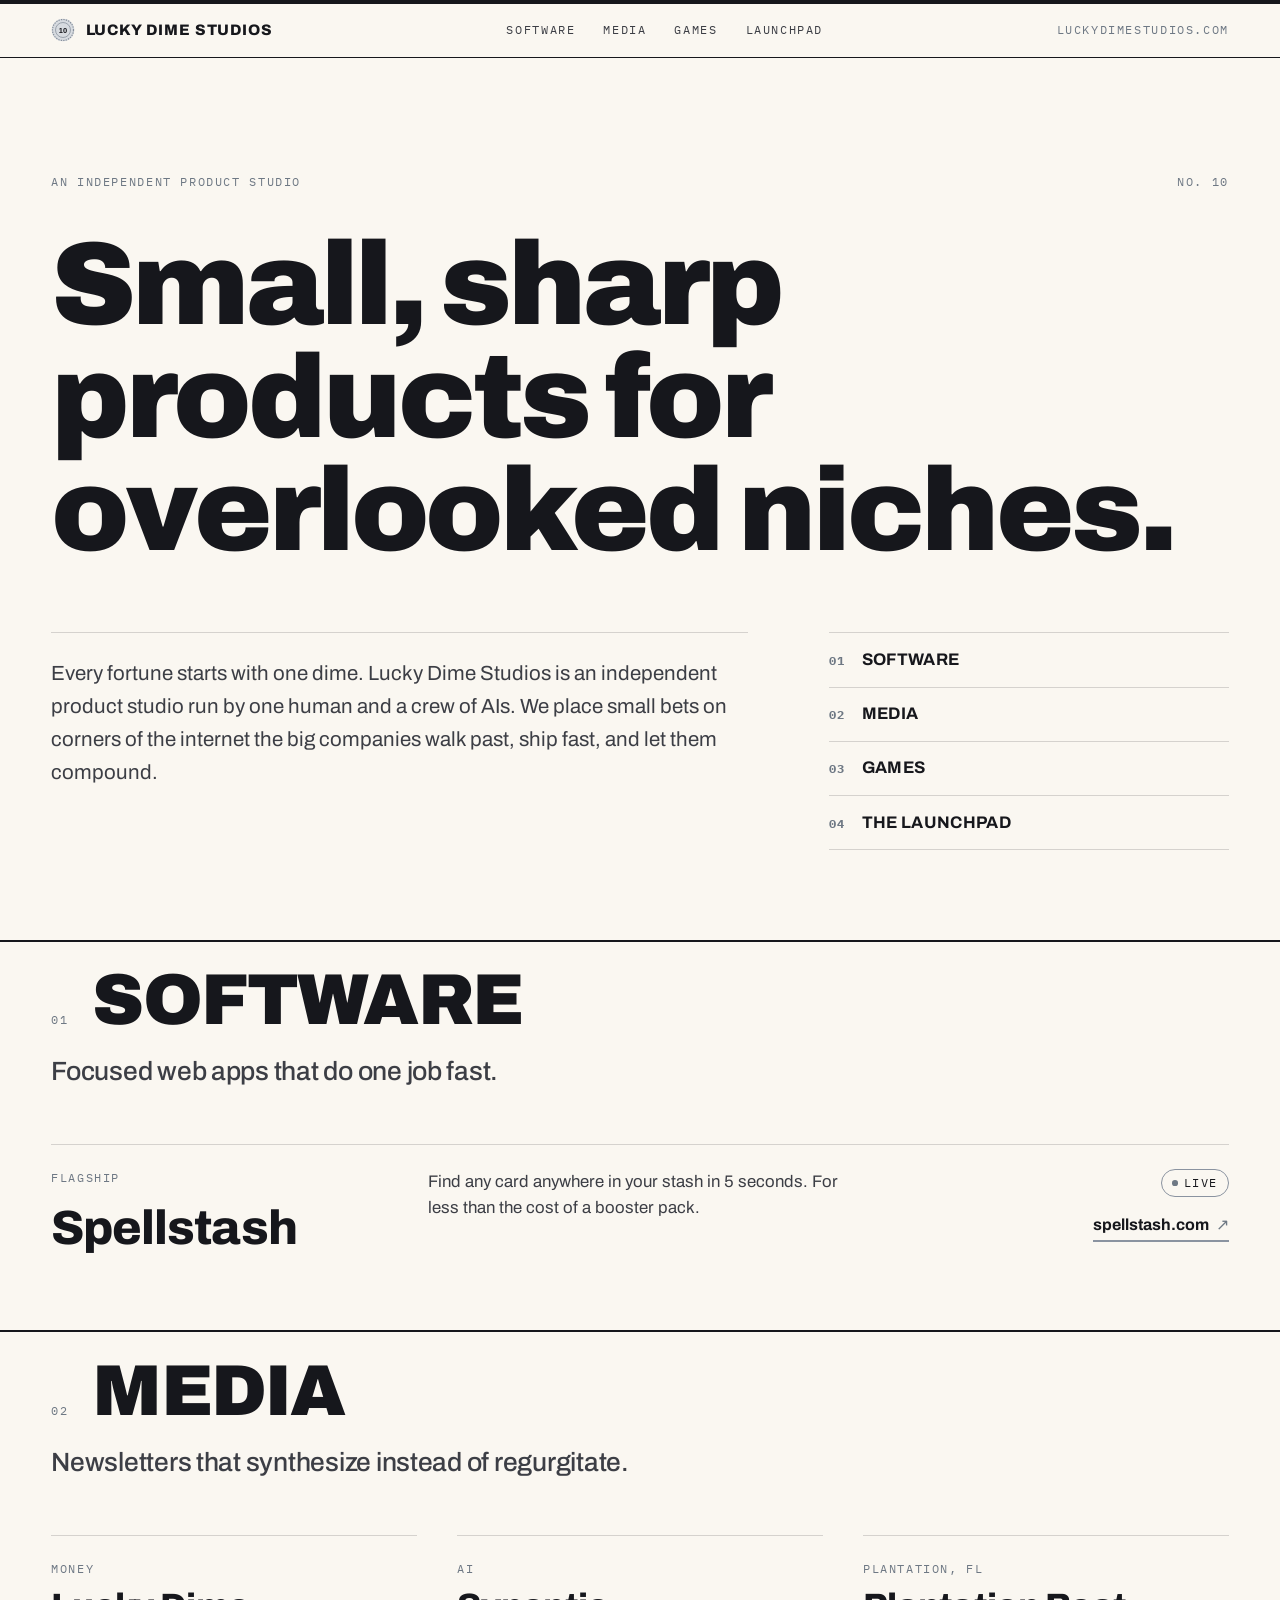
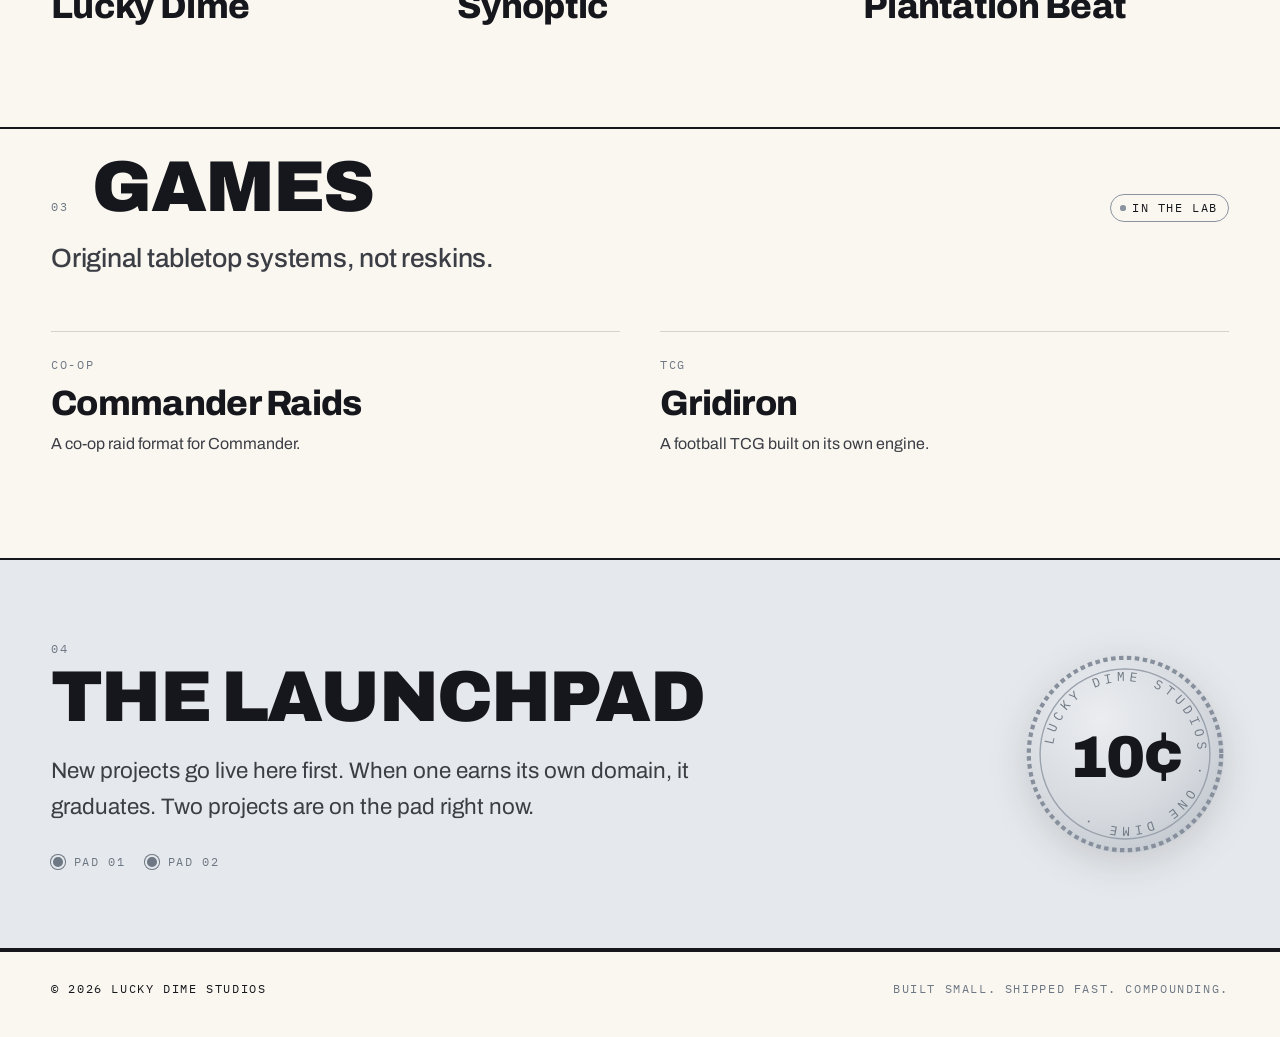
<file: design/variant-b.html>
<!DOCTYPE html>
<html lang="en">
<head>
  <meta charset="UTF-8">
  <meta name="viewport" content="width=device-width, initial-scale=1.0">
  <title>Lucky Dime Studios | Small, sharp products for overlooked niches.</title>
  <meta name="description" content="Small, sharp products for overlooked niches. Software, media, and games from Lucky Dime Studios.">
  <meta property="og:title" content="Lucky Dime Studios | Small, sharp products for overlooked niches.">
  <meta property="og:description" content="Small, sharp products for overlooked niches. Software, media, and games from Lucky Dime Studios.">
  <meta property="og:type" content="website">
  <meta property="og:url" content="https://luckydimestudios.com">
  <meta property="og:site_name" content="Lucky Dime Studios">
  <meta name="theme-color" content="#FAF7F1">
  <link rel="icon" href="data:image/svg+xml,%3Csvg xmlns='http://www.w3.org/2000/svg' viewBox='0 0 32 32'%3E%3Ccircle cx='16' cy='16' r='15' fill='%23d7dbe0'/%3E%3Ccircle cx='16' cy='16' r='14' fill='none' stroke='%23868f9b' stroke-width='1.6' stroke-dasharray='1.8 1.5'/%3E%3Ccircle cx='16' cy='16' r='10' fill='none' stroke='%23868f9b' stroke-width='1'/%3E%3Ctext x='16' y='20.5' font-family='Arial,sans-serif' font-size='10' font-weight='700' text-anchor='middle' fill='%2316171c'%3E10%3C/text%3E%3C/svg%3E">
  <link rel="preconnect" href="https://fonts.googleapis.com">
  <link rel="preconnect" href="https://fonts.gstatic.com" crossorigin>
  <link href="https://fonts.googleapis.com/css2?family=Archivo:wght@400;500;600;700;800;900&family=IBM+Plex+Mono:wght@400;500&display=swap" rel="stylesheet">
  <style>
    :root {
      --paper: #FAF7F1;
      --ink: #16171C;
      --ink-soft: #3C3E45;
      --silver: #8A93A0;
      --silver-deep: #6E7884;
      --silver-tint: #E5E8EC;
      --rule: rgba(22, 23, 28, 0.16);
      --rule-strong: var(--ink);
      --pad: clamp(1.25rem, 4vw, 3.5rem);
      --measure: 34em;
    }

    * { margin: 0; padding: 0; box-sizing: border-box; }

    html { scroll-behavior: smooth; }

    body {
      background: var(--paper);
      color: var(--ink);
      font-family: "Archivo", "Helvetica Neue", Arial, sans-serif;
      font-size: 1rem;
      line-height: 1.55;
      -webkit-font-smoothing: antialiased;
      text-rendering: optimizeLegibility;
    }

    .wrap {
      max-width: 84rem;
      margin: 0 auto;
      padding-left: var(--pad);
      padding-right: var(--pad);
    }

    .mono {
      font-family: "IBM Plex Mono", ui-monospace, monospace;
      font-size: 0.72rem;
      letter-spacing: 0.14em;
      text-transform: uppercase;
    }

    a { color: inherit; }

    ::selection { background: var(--silver-tint); color: var(--ink); }

    /* ---------- Masthead ---------- */
    .masthead {
      border-top: 4px solid var(--ink);
      border-bottom: 1px solid var(--rule-strong);
    }
    .masthead-inner {
      display: flex;
      align-items: center;
      justify-content: space-between;
      gap: 1rem;
      padding-top: 0.9rem;
      padding-bottom: 0.9rem;
    }
    .brand {
      display: flex;
      align-items: center;
      gap: 0.65rem;
      text-decoration: none;
    }
    .brand-mark { width: 1.5rem; height: 1.5rem; flex: none; }
    .brand-name {
      font-weight: 800;
      font-size: 0.95rem;
      letter-spacing: 0.06em;
      text-transform: uppercase;
      white-space: nowrap;
    }
    .masthead-nav { display: none; gap: 1.75rem; }
    .masthead-nav a {
      text-decoration: none;
      color: var(--ink-soft);
    }
    .masthead-nav a:hover { color: var(--ink); }
    .masthead-domain { color: var(--silver-deep); display: none; }

    @media (min-width: 760px) {
      .masthead-nav { display: flex; }
      .masthead-domain { display: block; }
    }

    /* ---------- Hero ---------- */
    .hero { padding-top: clamp(3.5rem, 9vw, 7.5rem); padding-bottom: clamp(3rem, 7vw, 6rem); }
    .kicker {
      display: flex;
      justify-content: space-between;
      gap: 1rem;
      color: var(--silver-deep);
      margin-bottom: clamp(1.5rem, 3vw, 2.5rem);
    }
    h1 {
      font-size: clamp(2.85rem, 9.2vw, 8rem);
      font-weight: 900;
      line-height: 0.96;
      letter-spacing: -0.035em;
      text-wrap: balance;
      max-width: 12.5em;
    }
    .hero-grid {
      margin-top: clamp(2.25rem, 5vw, 4rem);
      display: grid;
      gap: 2.25rem;
    }
    .subhead {
      font-size: clamp(1.05rem, 1.6vw, 1.3rem);
      line-height: 1.6;
      color: var(--ink-soft);
      max-width: var(--measure);
      border-top: 1px solid var(--rule);
      padding-top: 1.5rem;
    }
    .index-list { list-style: none; }
    .index-list li { border-top: 1px solid var(--rule); }
    .index-list a {
      display: flex;
      align-items: baseline;
      gap: 1rem;
      padding: 0.85rem 0;
      text-decoration: none;
      font-weight: 700;
      font-size: 1.05rem;
      letter-spacing: 0.02em;
      text-transform: uppercase;
    }
    .index-list a:hover .index-name { color: var(--silver-deep); }
    .index-list .mono { color: var(--silver-deep); }

    @media (min-width: 900px) {
      .hero-grid { grid-template-columns: 7fr 4fr; gap: clamp(2rem, 6vw, 6rem); }
      .index-list { border-bottom: 1px solid var(--rule); align-self: start; }
    }

    /* ---------- Section scaffolding ---------- */
    section.bucket { border-top: 2px solid var(--rule-strong); }
    .bucket-head {
      display: flex;
      flex-wrap: wrap;
      align-items: baseline;
      gap: 0.75rem 1.5rem;
      padding-top: 1.4rem;
    }
    .bucket-no { color: var(--silver-deep); }
    .bucket-title {
      font-size: clamp(2.4rem, 6vw, 4.5rem);
      font-weight: 900;
      letter-spacing: -0.025em;
      line-height: 1;
      text-transform: uppercase;
    }
    .bucket-badge { margin-left: auto; }
    .bucket-tagline {
      margin-top: 1rem;
      font-size: clamp(1.15rem, 2.2vw, 1.65rem);
      font-weight: 500;
      letter-spacing: -0.01em;
      color: var(--ink-soft);
      max-width: 30em;
    }
    .bucket-body { padding-top: clamp(2rem, 4vw, 3.25rem); padding-bottom: clamp(3rem, 6vw, 5.5rem); }

    .badge {
      display: inline-flex;
      align-items: center;
      gap: 0.5em;
      border: 1px solid var(--silver);
      color: var(--ink);
      padding: 0.35em 0.85em;
      border-radius: 999px;
      white-space: nowrap;
      background: var(--paper);
    }
    .badge .dot {
      width: 0.5em;
      height: 0.5em;
      border-radius: 50%;
      background: var(--silver-deep);
      animation: pulse 2.4s ease-in-out infinite;
    }
    .badge.lab .dot { animation: none; background: var(--silver); }
    @keyframes pulse {
      0%, 100% { opacity: 1; transform: scale(1); }
      50% { opacity: 0.35; transform: scale(0.8); }
    }

    /* ---------- Software / flagship ---------- */
    .flagship {
      display: grid;
      gap: 1.5rem;
      border-top: 1px solid var(--rule);
      padding-top: 1.5rem;
    }
    .flagship-label { color: var(--silver-deep); }
    .flagship-name {
      font-size: clamp(1.9rem, 4vw, 3rem);
      font-weight: 800;
      letter-spacing: -0.02em;
      line-height: 1.05;
    }
    .flagship-copy { color: var(--ink-soft); max-width: var(--measure); font-size: 1.05rem; }
    .flagship-link {
      display: inline-flex;
      align-items: baseline;
      gap: 0.4em;
      font-weight: 700;
      text-decoration: none;
      border-bottom: 2px solid var(--silver);
      padding-bottom: 0.15em;
      width: fit-content;
      transition: border-color 140ms ease;
    }
    .flagship-link:hover { border-color: var(--ink); }
    .flagship-link .arrow { font-weight: 400; color: var(--silver-deep); }

    @media (min-width: 900px) {
      .flagship { grid-template-columns: 1fr 1.2fr 1fr; align-items: start; }
      .flagship-meta { display: flex; flex-direction: column; gap: 1rem; }
      .flagship-actions { justify-self: end; display: flex; flex-direction: column; align-items: flex-end; gap: 1rem; }
    }

    /* ---------- Item grids (media, games) ---------- */
    .items { display: grid; }
    .item {
      border-top: 1px solid var(--rule);
      padding: 1.5rem 0;
      display: flex;
      flex-direction: column;
      gap: 0.6rem;
    }
    .item-topic { color: var(--silver-deep); }
    .item-name {
      font-size: clamp(1.55rem, 3vw, 2.2rem);
      font-weight: 800;
      letter-spacing: -0.02em;
      line-height: 1.1;
    }
    .item-desc { color: var(--ink-soft); max-width: 26em; }

    @media (min-width: 760px) {
      .items.cols-3 { grid-template-columns: repeat(3, 1fr); gap: 0 2.5rem; }
      .items.cols-2 { grid-template-columns: repeat(2, 1fr); gap: 0 2.5rem; }
    }

    /* ---------- Launchpad ---------- */
    .launchpad {
      border-top: 2px solid var(--rule-strong);
      background: var(--silver-tint);
    }
    .launchpad-inner {
      display: grid;
      gap: 2.5rem;
      padding-top: clamp(3rem, 6vw, 5.5rem);
      padding-bottom: clamp(3rem, 6vw, 5.5rem);
    }
    .launchpad h2 {
      font-size: clamp(2.4rem, 6vw, 4.5rem);
      font-weight: 900;
      letter-spacing: -0.025em;
      line-height: 1;
      text-transform: uppercase;
    }
    .launchpad-body {
      font-size: clamp(1.1rem, 1.8vw, 1.4rem);
      line-height: 1.6;
      color: var(--ink-soft);
      max-width: 30em;
    }
    .pads { display: flex; align-items: center; gap: 1.25rem; margin-top: 1.75rem; }
    .pad-slot { display: flex; align-items: center; gap: 0.55rem; color: var(--silver-deep); }
    .pad-slot .pad-dot {
      width: 0.85rem; height: 0.85rem; border-radius: 50%;
      background: var(--silver-deep);
      box-shadow: inset 0 0 0 2px var(--silver-tint), 0 0 0 1px var(--silver-deep);
    }

    /* Coin */
    .coin-stage { display: flex; justify-content: flex-start; perspective: 900px; }
    .coin {
      width: clamp(9rem, 18vw, 13rem);
      height: auto;
      cursor: pointer;
      transform-style: preserve-3d;
      animation: idleTilt 9s ease-in-out infinite alternate;
      filter: drop-shadow(0 10px 18px rgba(22, 23, 28, 0.14));
      border: 0;
      background: none;
      padding: 0;
      display: block;
    }
    .coin svg { display: block; width: 100%; height: auto; }
    .coin.flip { animation: flipOnce 0.9s cubic-bezier(0.3, 0.7, 0.3, 1); }
    @keyframes idleTilt {
      from { transform: rotateY(-14deg) rotateX(4deg); }
      to   { transform: rotateY(14deg) rotateX(-4deg); }
    }
    @keyframes flipOnce {
      from { transform: rotateY(0deg); }
      to   { transform: rotateY(360deg); }
    }
    @media (prefers-reduced-motion: reduce) {
      .coin, .coin.flip, .badge .dot { animation: none !important; }
      html { scroll-behavior: auto; }
    }

    @media (min-width: 900px) {
      .launchpad-inner { grid-template-columns: 1.4fr 1fr; align-items: center; }
      .coin-stage { justify-content: flex-end; }
    }

    /* ---------- Footer ---------- */
    footer { border-top: 4px solid var(--ink); }
    .footer-inner {
      display: flex;
      flex-direction: column;
      gap: 0.75rem;
      padding-top: 1.75rem;
      padding-bottom: 2.5rem;
    }
    .footer-line { color: var(--ink); }
    .footer-tag { color: var(--silver-deep); }
    @media (min-width: 760px) {
      .footer-inner { flex-direction: row; justify-content: space-between; align-items: baseline; }
    }
  </style>
</head>
<body>

  <header class="masthead">
    <div class="wrap masthead-inner">
      <a class="brand" href="#top" aria-label="Lucky Dime Studios, back to top">
        <svg class="brand-mark" viewBox="0 0 32 32" aria-hidden="true" focusable="false">
          <circle cx="16" cy="16" r="15" fill="#d7dbe0"/>
          <circle cx="16" cy="16" r="14" fill="none" stroke="#868f9b" stroke-width="1.6" stroke-dasharray="1.8 1.5"/>
          <circle cx="16" cy="16" r="10" fill="none" stroke="#868f9b" stroke-width="1"/>
          <text x="16" y="20.5" font-family="Arial, sans-serif" font-size="10" font-weight="700" text-anchor="middle" fill="#16171c">10</text>
        </svg>
        <span class="brand-name">Lucky Dime Studios</span>
      </a>
      <nav class="masthead-nav mono" aria-label="Sections">
        <a href="#software">Software</a>
        <a href="#media">Media</a>
        <a href="#games">Games</a>
        <a href="#launchpad">Launchpad</a>
      </nav>
      <span class="masthead-domain mono">luckydimestudios.com</span>
    </div>
  </header>

  <main id="top">

    <section class="hero wrap" aria-labelledby="headline">
      <p class="kicker mono">
        <span>An independent product studio</span>
        <span>No. 10</span>
      </p>
      <h1 id="headline">Small, sharp products for overlooked niches.</h1>
      <div class="hero-grid">
        <p class="subhead">Every fortune starts with one dime. Lucky Dime Studios is an independent product studio run by one human and a crew of AIs. We place small bets on corners of the internet the big companies walk past, ship fast, and let them compound.</p>
        <nav aria-label="Index">
          <ul class="index-list">
            <li><a href="#software"><span class="mono">01</span> <span class="index-name">Software</span></a></li>
            <li><a href="#media"><span class="mono">02</span> <span class="index-name">Media</span></a></li>
            <li><a href="#games"><span class="mono">03</span> <span class="index-name">Games</span></a></li>
            <li><a href="#launchpad"><span class="mono">04</span> <span class="index-name">The Launchpad</span></a></li>
          </ul>
        </nav>
      </div>
    </section>

    <section class="bucket" id="software" aria-labelledby="software-title">
      <div class="wrap">
        <div class="bucket-head">
          <span class="bucket-no mono">01</span>
          <h2 class="bucket-title" id="software-title">Software</h2>
        </div>
        <p class="bucket-tagline">Focused web apps that do one job fast.</p>
        <div class="bucket-body">
          <article class="flagship">
            <div class="flagship-meta">
              <span class="flagship-label mono">Flagship</span>
              <h3 class="flagship-name">Spellstash</h3>
            </div>
            <p class="flagship-copy">Find any card anywhere in your stash in 5 seconds. For less than the cost of a booster pack.</p>
            <div class="flagship-actions">
              <span class="badge mono"><span class="dot"></span>Live</span>
              <a class="flagship-link" href="https://spellstash.com">spellstash.com <span class="arrow">&#8599;</span></a>
            </div>
          </article>
        </div>
      </div>
    </section>

    <section class="bucket" id="media" aria-labelledby="media-title">
      <div class="wrap">
        <div class="bucket-head">
          <span class="bucket-no mono">02</span>
          <h2 class="bucket-title" id="media-title">Media</h2>
        </div>
        <p class="bucket-tagline">Newsletters that synthesize instead of regurgitate.</p>
        <div class="bucket-body">
          <div class="items cols-3">
            <article class="item">
              <span class="item-topic mono">Money</span>
              <h3 class="item-name">Lucky Dime</h3>
            </article>
            <article class="item">
              <span class="item-topic mono">AI</span>
              <h3 class="item-name">Synoptic</h3>
            </article>
            <article class="item">
              <span class="item-topic mono">Plantation, FL</span>
              <h3 class="item-name">Plantation Beat</h3>
            </article>
          </div>
        </div>
      </div>
    </section>

    <section class="bucket" id="games" aria-labelledby="games-title">
      <div class="wrap">
        <div class="bucket-head">
          <span class="bucket-no mono">03</span>
          <h2 class="bucket-title" id="games-title">Games</h2>
          <span class="bucket-badge badge lab mono"><span class="dot"></span>In the Lab</span>
        </div>
        <p class="bucket-tagline">Original tabletop systems, not reskins.</p>
        <div class="bucket-body">
          <div class="items cols-2">
            <article class="item">
              <span class="item-topic mono">Co-op</span>
              <h3 class="item-name">Commander Raids</h3>
              <p class="item-desc">A co-op raid format for Commander.</p>
            </article>
            <article class="item">
              <span class="item-topic mono">TCG</span>
              <h3 class="item-name">Gridiron</h3>
              <p class="item-desc">A football TCG built on its own engine.</p>
            </article>
          </div>
        </div>
      </div>
    </section>

    <section class="launchpad" id="launchpad" aria-labelledby="launchpad-title">
      <div class="wrap launchpad-inner">
        <div>
          <span class="bucket-no mono">04</span>
          <h2 id="launchpad-title">The Launchpad</h2>
          <p class="launchpad-body" style="margin-top: 1.25rem;">New projects go live here first. When one earns its own domain, it graduates. Two projects are on the pad right now.</p>
          <div class="pads" aria-label="Two projects on the pad">
            <span class="pad-slot mono"><span class="pad-dot"></span>Pad 01</span>
            <span class="pad-slot mono"><span class="pad-dot"></span>Pad 02</span>
          </div>
        </div>
        <div class="coin-stage">
          <button class="coin" id="coin" type="button" aria-label="Flip the dime">
            <svg viewBox="0 0 120 120" role="img" aria-hidden="true" focusable="false">
              <defs>
                <path id="rim-path" d="M 60 60 m -42 0 a 42 42 0 1 1 84 0 a 42 42 0 1 1 -84 0"/>
                <radialGradient id="face" cx="38%" cy="32%" r="80%">
                  <stop offset="0%" stop-color="#EBEDF0"/>
                  <stop offset="60%" stop-color="#D7DBE0"/>
                  <stop offset="100%" stop-color="#BFC5CD"/>
                </radialGradient>
              </defs>
              <circle cx="60" cy="60" r="57" fill="url(#face)"/>
              <circle cx="60" cy="60" r="55.5" fill="none" stroke="#868f9b" stroke-width="2.4" stroke-dasharray="2.6 2"/>
              <circle cx="60" cy="60" r="49" fill="none" stroke="#9aa2ad" stroke-width="0.8"/>
              <text font-family="IBM Plex Mono, monospace" font-size="7.4" letter-spacing="2.4" fill="#6E7884">
                <textPath href="#rim-path" startOffset="2%">LUCKY DIME STUDIOS &#183; ONE DIME &#183;</textPath>
              </text>
              <text x="60" y="73" font-family="Archivo, sans-serif" font-size="34" font-weight="900" text-anchor="middle" fill="#16171c" letter-spacing="-1">10&#162;</text>
            </svg>
          </button>
        </div>
      </div>
    </section>

  </main>

  <footer>
    <div class="wrap footer-inner">
      <p class="footer-line mono">&#169; 2026 Lucky Dime Studios</p>
      <p class="footer-tag mono">Built small. Shipped fast. Compounding.</p>
    </div>
  </footer>

  <script>
    (function () {
      var coin = document.getElementById('coin');
      if (!coin) return;
      coin.addEventListener('click', function () {
        coin.classList.remove('flip');
        void coin.offsetWidth;
        coin.classList.add('flip');
      });
    })();
  </script>

</body>
</html>
</file>
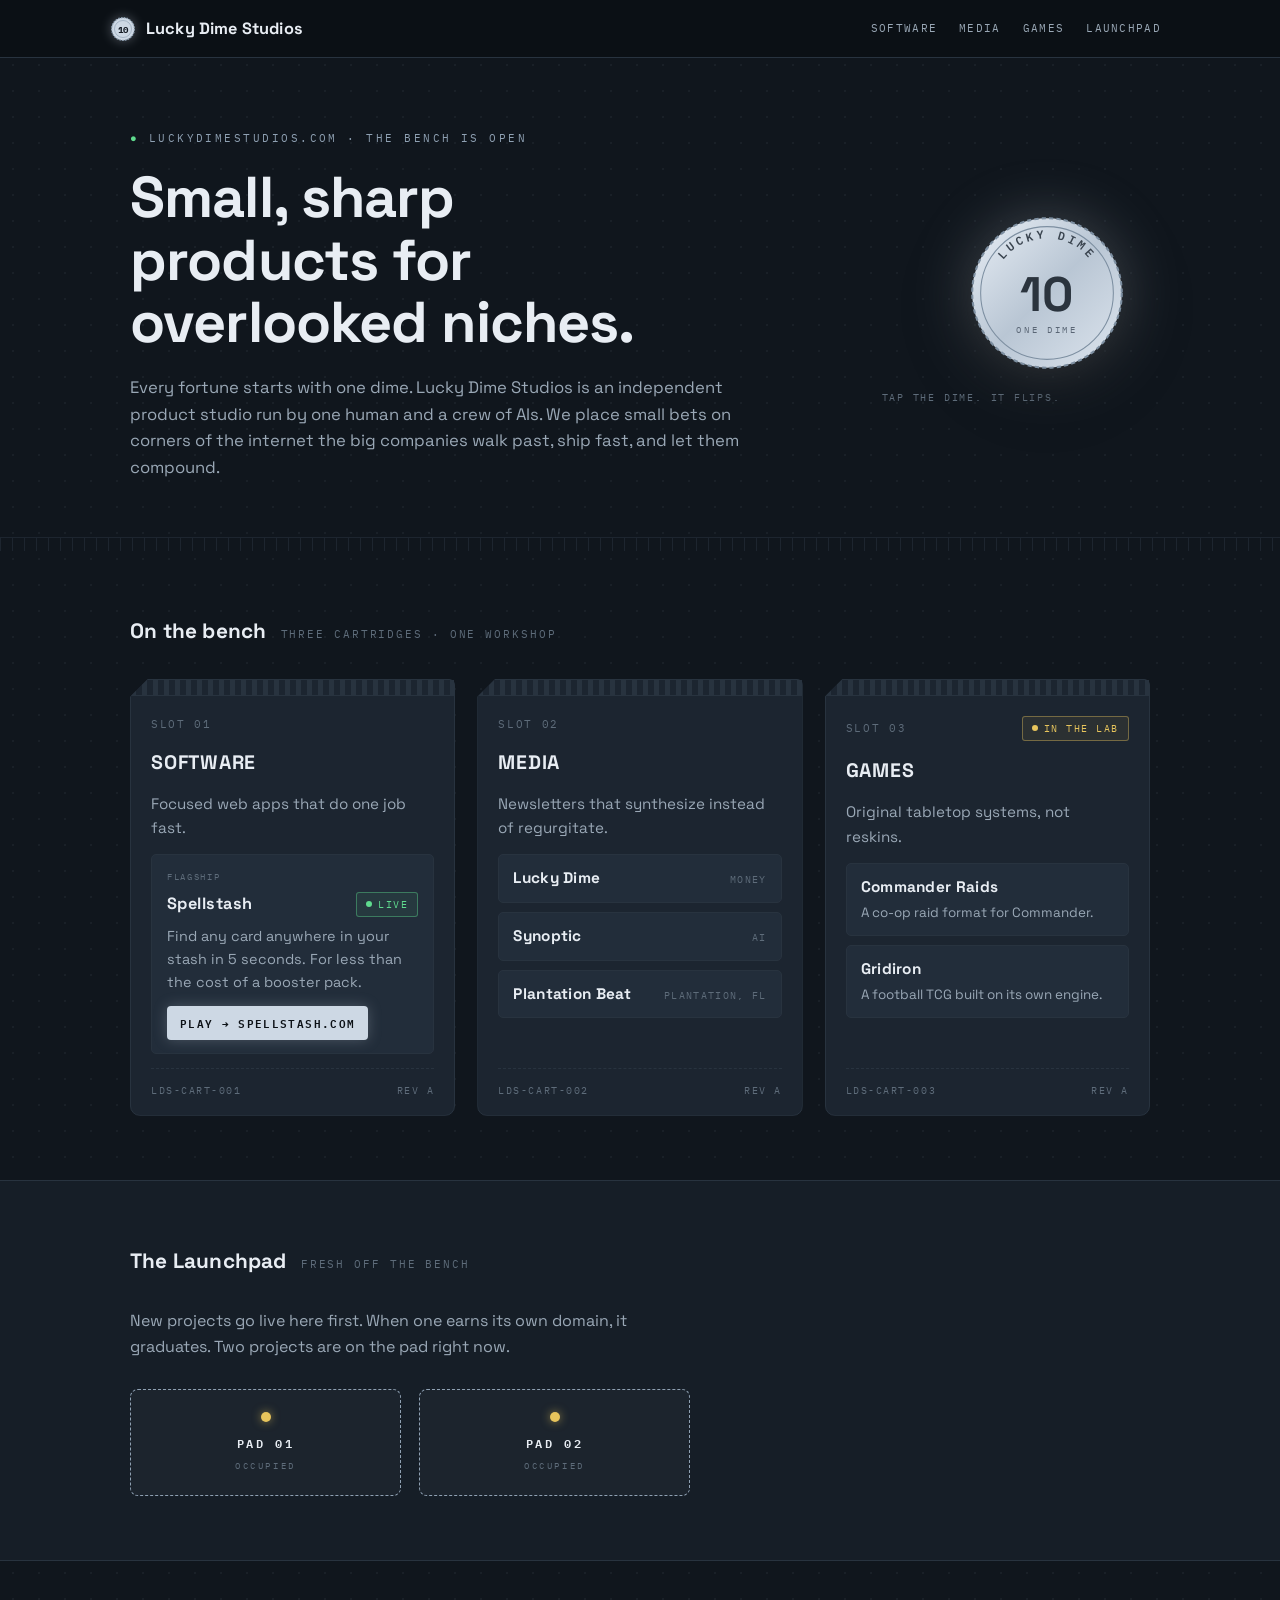
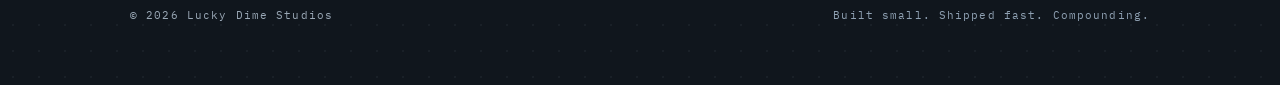
<file: design/variant-c.html>
<!DOCTYPE html>
<html lang="en">
<head>
<meta charset="UTF-8">
<meta name="viewport" content="width=device-width, initial-scale=1.0">
<title>Lucky Dime Studios | Small, sharp products for overlooked niches.</title>
<meta name="description" content="Small, sharp products for overlooked niches. Software, media, and games from Lucky Dime Studios.">
<meta property="og:title" content="Lucky Dime Studios | Small, sharp products for overlooked niches.">
<meta property="og:description" content="Small, sharp products for overlooked niches. Software, media, and games from Lucky Dime Studios.">
<meta property="og:type" content="website">
<meta property="og:url" content="https://luckydimestudios.com">
<meta property="og:site_name" content="Lucky Dime Studios">
<link rel="icon" href="data:image/svg+xml,%3Csvg xmlns='http://www.w3.org/2000/svg' viewBox='0 0 32 32'%3E%3Ccircle cx='16' cy='16' r='15' fill='%23121922'/%3E%3Ccircle cx='16' cy='16' r='12.5' fill='%23cdd8e4' stroke='%238fa1b3' stroke-width='1.5' stroke-dasharray='2 1.5'/%3E%3Ccircle cx='16' cy='16' r='9.5' fill='none' stroke='%238fa1b3' stroke-width='0.75'/%3E%3Ctext x='16' y='20.5' font-family='Courier,monospace' font-size='11' font-weight='bold' text-anchor='middle' fill='%23121922'%3E10%3C/text%3E%3C/svg%3E">
<link rel="preconnect" href="https://fonts.googleapis.com">
<link rel="preconnect" href="https://fonts.gstatic.com" crossorigin>
<link href="https://fonts.googleapis.com/css2?family=Space+Grotesk:wght@400;500;700&family=IBM+Plex+Mono:wght@400;500;600&display=swap" rel="stylesheet">
<style>
  :root{
    --bg:#10161d;
    --bg-deep:#0b1015;
    --bench:#161e27;
    --cart:#1c2530;
    --cart-edge:#28333f;
    --label:#222d3a;
    --ink:#e8edf3;
    --ink-dim:#9aa8b6;
    --ink-faint:#5e6c7a;
    --silver:#cdd8e4;
    --silver-deep:#8fa1b3;
    --live:#5fdb8e;
    --lab:#e7c45c;
    --mono:'IBM Plex Mono',ui-monospace,monospace;
    --sans:'Space Grotesk',system-ui,sans-serif;
  }
  *{margin:0;padding:0;box-sizing:border-box}
  html{scroll-behavior:smooth}
  body{
    background:var(--bg);
    color:var(--ink);
    font-family:var(--sans);
    line-height:1.6;
    /* pegboard wall */
    background-image:radial-gradient(circle, rgba(205,216,228,.05) 1px, transparent 1.5px);
    background-size:26px 26px;
  }
  a{color:var(--silver)}
  ::selection{background:var(--silver);color:var(--bg-deep)}

  .wrap{max-width:1060px;margin:0 auto;padding:0 20px}

  /* ===== header ===== */
  header{
    border-bottom:1px solid var(--cart-edge);
    background:rgba(11,16,21,.85);
    backdrop-filter:blur(6px);
    position:sticky;top:0;z-index:10;
  }
  .bar{display:flex;align-items:center;justify-content:space-between;padding:14px 0;gap:12px}
  .brand{display:flex;align-items:center;gap:10px;text-decoration:none;color:var(--ink)}
  .brand svg{display:block;filter:drop-shadow(0 0 6px rgba(205,216,228,.35))}
  .brand b{font-weight:700;letter-spacing:.01em;font-size:1.02rem;white-space:nowrap}
  nav{display:flex;gap:4px;flex-wrap:wrap}
  nav a{
    font-family:var(--mono);font-size:.68rem;letter-spacing:.12em;
    color:var(--ink-dim);text-decoration:none;padding:6px 9px;border-radius:4px;
  }
  nav a:hover{color:var(--ink);background:var(--cart)}

  /* ===== hero ===== */
  .hero{padding:72px 0 56px;text-align:left;position:relative;overflow:hidden}
  .hero .wrap{display:grid;grid-template-columns:1fr;gap:36px;align-items:center}
  .kicker{
    font-family:var(--mono);font-size:.7rem;letter-spacing:.22em;
    color:var(--silver-deep);margin-bottom:18px;
  }
  .kicker .dot{color:var(--live)}
  h1{
    font-size:clamp(2.1rem,5.6vw,3.6rem);
    line-height:1.08;font-weight:700;letter-spacing:-.015em;
    max-width:15ch;
  }
  .sub{
    margin-top:22px;color:var(--ink-dim);font-size:1.04rem;max-width:56ch;
  }
  .coinbench{display:flex;justify-content:center;padding:8px 0}
  .coin{
    width:158px;height:158px;perspective:700px;cursor:pointer;
    filter:drop-shadow(0 0 28px rgba(205,216,228,.28)) drop-shadow(0 14px 18px rgba(0,0,0,.5));
    animation:hover-bob 5s ease-in-out infinite;
  }
  .coin svg{width:100%;height:100%;transform-style:preserve-3d}
  .coin.spin svg{animation:coinflip .9s cubic-bezier(.3,.7,.4,1)}
  @keyframes coinflip{from{transform:rotateY(0)}to{transform:rotateY(720deg)}}
  @keyframes hover-bob{0%,100%{transform:translateY(0)}50%{transform:translateY(-7px)}}
  .coin-hint{
    font-family:var(--mono);font-size:.62rem;letter-spacing:.18em;
    color:var(--ink-faint);text-align:center;margin-top:10px;
  }

  /* ===== bench section ===== */
  .bench-rule{
    height:14px;border-top:1px solid var(--cart-edge);
    background:repeating-linear-gradient(90deg, var(--cart-edge) 0 1px, transparent 1px 12px);
    opacity:.55;
  }
  section{padding:64px 0}
  .sect-head{display:flex;align-items:baseline;gap:14px;margin-bottom:30px;flex-wrap:wrap}
  .sect-head h2{font-size:1.3rem;font-weight:700;letter-spacing:.01em}
  .sect-head .tag{font-family:var(--mono);font-size:.66rem;letter-spacing:.18em;color:var(--ink-faint)}

  .grid{display:grid;grid-template-columns:1fr;gap:22px}

  /* ===== cartridge cards ===== */
  .cart{
    background:var(--cart);
    border:1px solid var(--cart-edge);
    border-radius:6px 6px 10px 10px;
    clip-path:polygon(18px 0, 100% 0, 100% 100%, 0 100%, 0 18px);
    display:flex;flex-direction:column;
    transition:transform .18s ease, box-shadow .18s ease;
    position:relative;
  }
  .cart:hover{
    transform:translateY(-5px);
    box-shadow:0 0 0 1px var(--silver-deep), 0 0 26px rgba(205,216,228,.18), 0 18px 28px rgba(0,0,0,.45);
  }
  .grip{
    height:16px;flex:none;
    background:repeating-linear-gradient(90deg, var(--cart-edge) 0 5px, var(--cart) 5px 11px);
    border-bottom:1px solid var(--cart-edge);
  }
  .cart-body{padding:20px 20px 16px;display:flex;flex-direction:column;flex:1;gap:14px}
  .cart-top{display:flex;align-items:center;justify-content:space-between;gap:10px}
  .slot-no{font-family:var(--mono);font-size:.66rem;letter-spacing:.16em;color:var(--ink-faint)}
  .cart h3{font-size:1.22rem;font-weight:700;letter-spacing:.04em}
  .tagline{color:var(--ink-dim);font-size:.95rem}

  .badge{
    font-family:var(--mono);font-size:.6rem;letter-spacing:.16em;
    padding:4px 9px;border-radius:3px;white-space:nowrap;
    display:inline-flex;align-items:center;gap:6px;
  }
  .badge i{width:6px;height:6px;border-radius:50%;display:inline-block}
  .badge.live{color:var(--live);border:1px solid rgba(95,219,142,.4);background:rgba(95,219,142,.07)}
  .badge.live i{background:var(--live);animation:blink 1.6s ease-in-out infinite}
  .badge.lab{color:var(--lab);border:1px solid rgba(231,196,92,.4);background:rgba(231,196,92,.07)}
  .badge.lab i{background:var(--lab);animation:blink 2.4s ease-in-out infinite}
  @keyframes blink{0%,100%{opacity:1}50%{opacity:.25}}

  /* label plate inside a cartridge */
  .plate{
    background:var(--label);
    border:1px solid var(--cart-edge);
    border-radius:5px;padding:15px 15px 13px;
  }
  .plate .plate-head{display:flex;align-items:center;justify-content:space-between;gap:8px;margin-bottom:8px}
  .plate h4{font-size:1.02rem;font-weight:700;letter-spacing:.03em}
  .plate p{font-size:.9rem;color:var(--ink-dim)}
  .plate .role{font-family:var(--mono);font-size:.58rem;letter-spacing:.18em;color:var(--ink-faint);margin-bottom:6px}
  .plate a.go{
    display:inline-block;margin-top:12px;
    font-family:var(--mono);font-size:.7rem;letter-spacing:.12em;
    color:var(--bg-deep);background:var(--silver);
    padding:8px 13px;border-radius:4px;text-decoration:none;font-weight:600;
    box-shadow:0 0 14px rgba(205,216,228,.25);
  }
  .plate a.go:hover{background:#fff}

  .roster{list-style:none;display:flex;flex-direction:column;gap:9px}
  .roster li{
    background:var(--label);border:1px solid var(--cart-edge);border-radius:5px;
    padding:11px 14px;display:flex;align-items:baseline;justify-content:space-between;gap:10px;
  }
  .roster .name{font-weight:700;font-size:.96rem;letter-spacing:.02em}
  .roster .note{font-family:var(--mono);font-size:.6rem;letter-spacing:.14em;color:var(--ink-faint);text-align:right}
  .roster .desc{display:block;font-size:.84rem;color:var(--ink-dim);font-weight:400;margin-top:3px;letter-spacing:0}

  .serial{
    margin-top:auto;padding-top:14px;border-top:1px dashed var(--cart-edge);
    font-family:var(--mono);font-size:.6rem;letter-spacing:.16em;color:var(--ink-faint);
    display:flex;justify-content:space-between;gap:8px;
  }

  /* ===== launchpad ===== */
  .launchpad{
    background:var(--bench);
    border-top:1px solid var(--cart-edge);
    border-bottom:1px solid var(--cart-edge);
  }
  .pad-copy{color:var(--ink-dim);max-width:52ch;font-size:1rem;margin-bottom:30px}
  .pads{display:grid;grid-template-columns:1fr 1fr;gap:18px;max-width:560px}
  .pad{
    border:1.5px dashed var(--silver-deep);border-radius:8px;
    padding:22px 16px;text-align:center;
    font-family:var(--mono);letter-spacing:.16em;
    background:rgba(205,216,228,.03);
  }
  .pad .padlight{
    width:10px;height:10px;border-radius:50%;background:var(--lab);
    margin:0 auto 12px;animation:blink 2s ease-in-out infinite;
    box-shadow:0 0 10px rgba(231,196,92,.6);
  }
  .pad .padno{font-size:.72rem;color:var(--ink);font-weight:600}
  .pad .padstat{font-size:.58rem;color:var(--ink-faint);margin-top:6px}

  /* ===== footer ===== */
  footer{padding:46px 0 60px}
  .foot{
    display:flex;flex-direction:column;gap:10px;align-items:flex-start;
    font-family:var(--mono);font-size:.7rem;letter-spacing:.1em;color:var(--ink-faint);
  }
  .foot .motto{color:var(--silver-deep)}
  .foot .copyright{color:var(--ink-dim)}

  @media (min-width:760px){
    .hero .wrap{grid-template-columns:1.4fr .8fr}
    .coinbench{justify-content:flex-end;padding-right:24px}
    .grid{grid-template-columns:repeat(3,1fr)}
    .foot{flex-direction:row;justify-content:space-between;align-items:baseline}
  }
  @media (prefers-reduced-motion:reduce){
    *,*::before,*::after{animation:none !important;transition:none !important}
    html{scroll-behavior:auto}
  }
</style>
</head>
<body>

<header>
  <div class="wrap bar">
    <a class="brand" href="#top" aria-label="Lucky Dime Studios home">
      <svg width="26" height="26" viewBox="0 0 32 32" aria-hidden="true">
        <circle cx="16" cy="16" r="14" fill="#cdd8e4" stroke="#8fa1b3" stroke-width="1.5" stroke-dasharray="2 1.5"/>
        <circle cx="16" cy="16" r="10.5" fill="none" stroke="#8fa1b3" stroke-width=".8"/>
        <text x="16" y="20.5" font-family="IBM Plex Mono, monospace" font-size="11" font-weight="700" text-anchor="middle" fill="#121922">10</text>
      </svg>
      <b>Lucky Dime Studios</b>
    </a>
    <nav aria-label="Sections">
      <a href="#software">SOFTWARE</a>
      <a href="#media">MEDIA</a>
      <a href="#games">GAMES</a>
      <a href="#launchpad">LAUNCHPAD</a>
    </nav>
  </div>
</header>

<main id="top">

  <div class="hero">
    <div class="wrap">
      <div>
        <p class="kicker"><span class="dot">●</span> LUCKYDIMESTUDIOS.COM · THE BENCH IS OPEN</p>
        <h1>Small, sharp products for overlooked niches.</h1>
        <p class="sub">Every fortune starts with one dime. Lucky Dime Studios is an independent product studio run by one human and a crew of AIs. We place small bets on corners of the internet the big companies walk past, ship fast, and let them compound.</p>
      </div>
      <div>
        <div class="coinbench">
          <div class="coin" id="coin" role="button" tabindex="0" aria-label="Flip the lucky dime">
            <svg viewBox="0 0 150 150" aria-hidden="true">
              <defs>
                <linearGradient id="ag" x1="0" y1="0" x2="1" y2="1">
                  <stop offset="0" stop-color="#e8eef5"/>
                  <stop offset=".5" stop-color="#b9c6d4"/>
                  <stop offset="1" stop-color="#dde5ee"/>
                </linearGradient>
                <path id="arcTop" d="M 23 75 A 52 52 0 0 1 127 75" fill="none"/>
              </defs>
              <circle cx="75" cy="75" r="71" fill="url(#ag)" stroke="#7d8fa1" stroke-width="2" stroke-dasharray="4 3"/>
              <circle cx="75" cy="75" r="63" fill="none" stroke="#7d8fa1" stroke-width="1"/>
              <text font-family="IBM Plex Mono, monospace" font-size="11" font-weight="600" letter-spacing="3" fill="#39434e">
                <textPath href="#arcTop" startOffset="50%" text-anchor="middle">LUCKY DIME</textPath>
              </text>
              <text x="75" y="92" font-family="Space Grotesk, sans-serif" font-size="46" font-weight="700" text-anchor="middle" fill="#2b343e">10</text>
              <text x="75" y="113" font-family="IBM Plex Mono, monospace" font-size="9" letter-spacing="2.5" text-anchor="middle" fill="#5a6675">ONE DIME</text>
            </svg>
          </div>
        </div>
        <p class="coin-hint">TAP THE DIME. IT FLIPS.</p>
      </div>
    </div>
  </div>

  <div class="bench-rule" aria-hidden="true"></div>

  <section id="bench">
    <div class="wrap">
      <div class="sect-head">
        <h2>On the bench</h2>
        <span class="tag">THREE CARTRIDGES · ONE WORKSHOP</span>
      </div>

      <div class="grid">

        <article class="cart" id="software" aria-labelledby="h-software">
          <div class="grip" aria-hidden="true"></div>
          <div class="cart-body">
            <div class="cart-top">
              <span class="slot-no">SLOT 01</span>
            </div>
            <h3 id="h-software">SOFTWARE</h3>
            <p class="tagline">Focused web apps that do one job fast.</p>
            <div class="plate">
              <p class="role">FLAGSHIP</p>
              <div class="plate-head">
                <h4>Spellstash</h4>
                <span class="badge live"><i></i>LIVE</span>
              </div>
              <p>Find any card anywhere in your stash in 5 seconds. For less than the cost of a booster pack.</p>
              <a class="go" href="https://spellstash.com">PLAY → SPELLSTASH.COM</a>
            </div>
            <p class="serial"><span>LDS-CART-001</span><span>REV A</span></p>
          </div>
        </article>

        <article class="cart" id="media" aria-labelledby="h-media">
          <div class="grip" aria-hidden="true"></div>
          <div class="cart-body">
            <div class="cart-top">
              <span class="slot-no">SLOT 02</span>
            </div>
            <h3 id="h-media">MEDIA</h3>
            <p class="tagline">Newsletters that synthesize instead of regurgitate.</p>
            <ul class="roster">
              <li>
                <span class="name">Lucky Dime</span>
                <span class="note">MONEY</span>
              </li>
              <li>
                <span class="name">Synoptic</span>
                <span class="note">AI</span>
              </li>
              <li>
                <span class="name">Plantation Beat</span>
                <span class="note">PLANTATION, FL</span>
              </li>
            </ul>
            <p class="serial"><span>LDS-CART-002</span><span>REV A</span></p>
          </div>
        </article>

        <article class="cart" id="games" aria-labelledby="h-games">
          <div class="grip" aria-hidden="true"></div>
          <div class="cart-body">
            <div class="cart-top">
              <span class="slot-no">SLOT 03</span>
              <span class="badge lab"><i></i>IN THE LAB</span>
            </div>
            <h3 id="h-games">GAMES</h3>
            <p class="tagline">Original tabletop systems, not reskins.</p>
            <ul class="roster">
              <li>
                <span class="name">Commander Raids
                  <span class="desc">A co-op raid format for Commander.</span>
                </span>
              </li>
              <li>
                <span class="name">Gridiron
                  <span class="desc">A football TCG built on its own engine.</span>
                </span>
              </li>
            </ul>
            <p class="serial"><span>LDS-CART-003</span><span>REV A</span></p>
          </div>
        </article>

      </div>
    </div>
  </section>

  <section class="launchpad" id="launchpad">
    <div class="wrap">
      <div class="sect-head">
        <h2>The Launchpad</h2>
        <span class="tag">FRESH OFF THE BENCH</span>
      </div>
      <p class="pad-copy">New projects go live here first. When one earns its own domain, it graduates. Two projects are on the pad right now.</p>
      <div class="pads">
        <div class="pad">
          <div class="padlight" aria-hidden="true"></div>
          <p class="padno">PAD 01</p>
          <p class="padstat">OCCUPIED</p>
        </div>
        <div class="pad">
          <div class="padlight" aria-hidden="true"></div>
          <p class="padno">PAD 02</p>
          <p class="padstat">OCCUPIED</p>
        </div>
      </div>
    </div>
  </section>

</main>

<footer>
  <div class="wrap foot">
    <p class="copyright">© 2026 Lucky Dime Studios</p>
    <p class="motto">Built small. Shipped fast. Compounding.</p>
  </div>
</footer>

<script>
  (function(){
    var c=document.getElementById('coin');
    function flip(){
      if(c.classList.contains('spin'))return;
      c.classList.add('spin');
      setTimeout(function(){c.classList.remove('spin')},950);
    }
    c.addEventListener('click',flip);
    c.addEventListener('keydown',function(e){
      if(e.key==='Enter'||e.key===' '){e.preventDefault();flip();}
    });
  })();
</script>

</body>
</html>
</file>
<file: public/styles.css>
/* =========================================================
   Lucky Dime Studios — homepage
   Palette and energy pulled from the LD monogram:
   deep violet purple into teal/cyan, on a dark glow base.
   ========================================================= */

:root {
  --bg:        #0a0614;
  --bg-2:      #100a22;
  --panel:     #15102a;
  --panel-2:   #1b1436;
  --line:      rgba(170, 150, 230, 0.14);
  --line-2:    rgba(170, 150, 230, 0.28);

  --purple:        #5c2d91;
  --purple-bright: #8b3fe0;
  --teal:          #2e9fb5;
  --teal-bright:   #34dcd0;

  --ink:    #efeafb;
  --muted:  #b3a8d2;
  --faint:  #8a7fae;

  /* Spellstash is orange-on-dark; we only nod to it in its own card */
  --amber:  #ff9a3c;

  --grad:   linear-gradient(115deg, #8b3fe0 0%, #6a39d6 38%, #2e9fb5 100%);
  --grad-soft: linear-gradient(115deg, rgba(139,63,224,.16), rgba(46,159,181,.16));

  --r-lg: 22px;
  --r-md: 16px;
  --r-sm: 11px;

  --maxw: 1180px;
  --ease: cubic-bezier(.22,.61,.36,1);

  --font-display: "Space Grotesk", system-ui, sans-serif;
  --font-mono: "Space Mono", ui-monospace, "SFMono-Regular", monospace;

  --circuit: url("brand/circuit.svg");
}

* { box-sizing: border-box; }

html { scroll-behavior: smooth; }
@media (prefers-reduced-motion: reduce) {
  html { scroll-behavior: auto; }
}

body {
  margin: 0;
  background: var(--bg);
  color: var(--ink);
  font-family: var(--font-display);
  font-size: 17px;
  line-height: 1.6;
  -webkit-font-smoothing: antialiased;
  text-rendering: optimizeLegibility;
  overflow-x: hidden;
}

/* ---- Atmospheric background: drifting glow + circuit traces ---- */
.atmos {
  position: fixed;
  inset: 0;
  z-index: -2;
  pointer-events: none;
  background:
    radial-gradient(60% 50% at 18% 8%,  rgba(139,63,224,.30), transparent 70%),
    radial-gradient(55% 50% at 88% 22%, rgba(46,159,181,.22), transparent 70%),
    radial-gradient(70% 60% at 70% 100%, rgba(106,57,214,.20), transparent 70%),
    var(--bg);
}
.atmos::after {
  /* subtle moving shimmer */
  content: "";
  position: absolute;
  inset: -20%;
  background: radial-gradient(40% 40% at 50% 50%, rgba(52,220,208,.10), transparent 70%);
  animation: drift 22s var(--ease) infinite alternate;
}
.grain {
  position: fixed;
  inset: 0;
  z-index: -1;
  pointer-events: none;
  opacity: .5;
  background-image: var(--circuit);
  background-size: 760px 760px;
}
@keyframes drift {
  0%   { transform: translate3d(-6%, -4%, 0) scale(1); }
  100% { transform: translate3d(8%, 6%, 0) scale(1.15); }
}
@media (prefers-reduced-motion: reduce) {
  .atmos::after { animation: none; }
}

/* ---- Layout helpers ---- */
.wrap {
  width: 100%;
  max-width: var(--maxw);
  margin: 0 auto;
  padding: 0 22px;
}
section { position: relative; }

.eyebrow {
  font-family: var(--font-mono);
  font-size: 12.5px;
  letter-spacing: .22em;
  text-transform: uppercase;
  color: var(--teal-bright);
  margin: 0 0 18px;
  display: inline-flex;
  align-items: center;
  gap: 10px;
}
.eyebrow::before {
  content: "";
  width: 22px; height: 1px;
  background: linear-gradient(90deg, var(--teal-bright), transparent);
}

.grad-text {
  background: linear-gradient(110deg, #b98bff 0%, #8b3fe0 35%, #34dcd0 100%);
  -webkit-background-clip: text;
  background-clip: text;
  color: transparent;
}

/* ---- Buttons ---- */
.btn {
  display: inline-flex;
  align-items: center;
  gap: 9px;
  font-family: var(--font-display);
  font-weight: 600;
  font-size: 15px;
  text-decoration: none;
  padding: 13px 22px;
  border-radius: 999px;
  border: 1px solid transparent;
  cursor: pointer;
  transition: transform .25s var(--ease), box-shadow .25s var(--ease), background .25s;
  white-space: nowrap;
}
.btn-primary {
  background: var(--grad);
  color: #fff;
  box-shadow: 0 8px 30px -8px rgba(139,63,224,.7), inset 0 1px 0 rgba(255,255,255,.25);
}
.btn-primary:hover { transform: translateY(-2px); box-shadow: 0 14px 38px -8px rgba(46,159,181,.65); }
.btn-ghost {
  background: rgba(255,255,255,.03);
  color: var(--ink);
  border-color: var(--line-2);
}
.btn-ghost:hover { transform: translateY(-2px); border-color: var(--teal-bright); color: #fff; }
.btn .arr { transition: transform .25s var(--ease); }
.btn:hover .arr { transform: translateX(3px); }

/* =========================================================
   Header / nav
   ========================================================= */
.site-head {
  position: sticky;
  top: 0;
  z-index: 50;
  backdrop-filter: blur(14px);
  background: linear-gradient(180deg, rgba(10,6,20,.78), rgba(10,6,20,.45));
  border-bottom: 1px solid var(--line);
}
.nav {
  display: flex;
  align-items: center;
  justify-content: space-between;
  gap: 16px;
  padding: 13px 0;
}
.brand {
  display: inline-flex;
  align-items: center;
  gap: 12px;
  text-decoration: none;
  color: var(--ink);
}
.brand .plate {
  width: 40px; height: 40px;
  border-radius: 11px;
  background: #fff;            /* white plate for the white-bg logo jpg */
  padding: 4px;
  box-shadow: 0 6px 20px -8px rgba(139,63,224,.8);
  flex: none;
}
.brand .plate img { width: 100%; height: 100%; object-fit: contain; border-radius: 7px; display: block; }
.brand .name { font-weight: 700; font-size: 16px; letter-spacing: -.01em; }
.brand .name small { display: block; font-family: var(--font-mono); font-size: 10.5px; letter-spacing: .18em; color: var(--faint); text-transform: uppercase; font-weight: 400; }

.nav-links { display: none; gap: 28px; align-items: center; }
.nav-links a {
  color: var(--muted);
  text-decoration: none;
  font-size: 14.5px;
  font-weight: 500;
  transition: color .2s;
}
.nav-links a:hover { color: var(--ink); }
.nav-cta { display: flex; align-items: center; gap: 12px; }

@media (min-width: 900px) {
  .nav-links { display: flex; }
}

/* =========================================================
   Hero
   ========================================================= */
.hero { padding: 64px 0 56px; }
.hero-grid {
  display: grid;
  gap: 44px;
  align-items: center;
}
.hero h1 {
  font-size: clamp(2.6rem, 9vw, 5.4rem);
  line-height: .98;
  letter-spacing: -.035em;
  font-weight: 700;
  margin: 0 0 22px;
  text-wrap: balance;
}
.hero p.lead {
  font-size: clamp(1.05rem, 2.6vw, 1.3rem);
  color: var(--muted);
  max-width: 33ch;
  margin: 0 0 30px;
  text-wrap: pretty;
}
.hero-cta { display: flex; flex-wrap: wrap; gap: 14px; }
.hero-tags {
  display: flex; flex-wrap: wrap; gap: 10px;
  margin-top: 30px;
}
.tag {
  font-family: var(--font-mono);
  font-size: 11.5px;
  letter-spacing: .04em;
  color: var(--muted);
  padding: 6px 12px;
  border: 1px solid var(--line);
  border-radius: 999px;
  background: rgba(255,255,255,.02);
}
.tag b { color: var(--teal-bright); font-weight: 400; }

/* hero visual: glass panel with rising chart + flip coin */
.panel {
  position: relative;
  background: linear-gradient(160deg, rgba(27,20,54,.9), rgba(16,10,34,.85));
  border: 1px solid var(--line-2);
  border-radius: var(--r-lg);
  padding: 22px;
  box-shadow: 0 40px 90px -40px rgba(0,0,0,.8), inset 0 1px 0 rgba(255,255,255,.06);
  overflow: hidden;
}
.panel::before {
  content: "";
  position: absolute; inset: 0;
  background: radial-gradient(80% 60% at 80% 0%, rgba(46,159,181,.18), transparent 60%);
  pointer-events: none;
}
.panel-head {
  display: flex; align-items: center; justify-content: space-between;
  font-family: var(--font-mono); font-size: 11.5px; letter-spacing: .12em;
  color: var(--faint); text-transform: uppercase; margin-bottom: 6px;
}
.panel-head .dot { width: 8px; height: 8px; border-radius: 50%; background: var(--teal-bright); box-shadow: 0 0 12px var(--teal-bright); }
.chart-wrap { position: relative; }
.chart { display: block; width: 100%; height: auto; }
.chart .line { fill: none; stroke: url(#ldline); stroke-width: 3.2; stroke-linecap: round; stroke-linejoin: round; }
.chart .node { fill: #fff; filter: drop-shadow(0 0 6px var(--teal-bright)); }

/* flip coin */
.coin-stage { perspective: 800px; }
.coin {
  width: 96px; height: 96px;
  position: relative;
  transform-style: preserve-3d;
  transform: rotateY(0.001deg);
  cursor: pointer;
  transition: transform .9s var(--ease);
  margin: 4px auto 0;
}
.coin.flip { transform: rotateY(900deg); }
.coin {
  background: none; border: 0; padding: 0;
  -webkit-appearance: none; appearance: none;
}
.coin .face {
  position: absolute; inset: 0;
  border-radius: 50%;
  -webkit-backface-visibility: hidden;
  backface-visibility: hidden;
  display: grid; place-items: center;
  font-family: var(--font-display);
  font-weight: 700;
  box-shadow: inset 0 0 0 3px rgba(255,255,255,.5), 0 14px 30px -10px rgba(0,0,0,.8);
}
.coin .heads {
  background: radial-gradient(circle at 35% 30%, #f4f6fa, #c5c9d6 60%, #9aa0b2);
  color: #3a2b55; font-size: 26px;
  transform: rotateY(0deg) translateZ(1px);
}
.coin .tails {
  background: var(--grad);
  color: #fff; font-size: 15px; letter-spacing: .04em; text-align: center;
  transform: rotateY(180deg) translateZ(1px);
  line-height: 1.1;
}
.coin-hint { text-align: center; font-family: var(--font-mono); font-size: 11px; letter-spacing: .12em; color: var(--faint); margin-top: 12px; text-transform: uppercase; }

@media (min-width: 920px) {
  .hero { padding: 88px 0 80px; }
}

/* =========================================================
   Generic section header
   ========================================================= */
.sec { padding: 70px 0; }
.sec-head { max-width: 660px; margin-bottom: 44px; }
.sec-head h2 {
  font-size: clamp(1.9rem, 5vw, 3rem);
  line-height: 1.02;
  letter-spacing: -.03em;
  font-weight: 700;
  margin: 0 0 16px;
  text-wrap: balance;
}
.sec-head p { color: var(--muted); font-size: 1.08rem; margin: 0; text-wrap: pretty; }

/* =========================================================
   Thesis pillars
   ========================================================= */
.pillars {
  display: grid;
  gap: 18px;
  grid-template-columns: 1fr;
}
.pillar {
  background: linear-gradient(165deg, var(--panel), rgba(16,10,34,.6));
  border: 1px solid var(--line);
  border-radius: var(--r-md);
  padding: 26px 24px 28px;
  position: relative;
  overflow: hidden;
  transition: transform .3s var(--ease), border-color .3s;
}
.pillar:hover { transform: translateY(-4px); border-color: var(--line-2); }
.pillar .ico {
  width: 46px; height: 46px; border-radius: 12px;
  display: grid; place-items: center;
  background: var(--grad-soft);
  border: 1px solid var(--line-2);
  margin-bottom: 18px;
}
.pillar .ico svg { width: 24px; height: 24px; stroke: var(--teal-bright); fill: none; stroke-width: 1.7; }
.pillar h3 {
  font-family: var(--font-mono);
  font-size: 13px; letter-spacing: .14em; text-transform: uppercase;
  color: var(--teal-bright); margin: 0 0 10px; font-weight: 700;
}
.pillar p { margin: 0; color: var(--muted); font-size: 1rem; }
.pillar .big { font-size: 1.18rem; color: var(--ink); font-weight: 600; margin: 0 0 6px; letter-spacing: -.01em; }

.stance {
  margin-top: 26px;
  display: flex; align-items: center; gap: 14px;
  font-size: clamp(1.05rem,2.4vw,1.35rem); font-weight: 600;
  color: var(--ink);
  letter-spacing: -.01em;
}
.stance .bar { width: 4px; align-self: stretch; border-radius: 4px; background: var(--grad); flex: none; }

@media (min-width: 760px) { .pillars { grid-template-columns: repeat(3, 1fr); } }

/* =========================================================
   Dime band (the thesis behind the name)
   ========================================================= */
.dime-band {
  background:
    radial-gradient(60% 120% at 12% 50%, rgba(139,63,224,.18), transparent 70%),
    linear-gradient(180deg, rgba(21,16,42,.7), rgba(10,6,20,.2));
  border-top: 1px solid var(--line);
  border-bottom: 1px solid var(--line);
}
.dime-inner {
  display: grid; gap: 26px; align-items: center;
  padding: 56px 0;
}
.dime-inner .coin-stage { justify-self: start; }
.dime-band h2 { font-size: clamp(1.5rem,4vw,2.1rem); line-height: 1.12; letter-spacing: -.02em; margin: 0 0 6px; font-weight: 700; }
.dime-band p { color: var(--muted); margin: 0; max-width: 60ch; text-wrap: pretty; }
.dime-band .label { font-family: var(--font-mono); font-size: 12px; letter-spacing: .2em; text-transform: uppercase; color: var(--teal-bright); margin: 0 0 14px; }
@media (min-width: 820px) {
  .dime-inner { grid-template-columns: 140px 1fr; gap: 44px; }
}

/* =========================================================
   Proof — Spellstash (nods to its own amber identity)
   ========================================================= */
.proof-card {
  position: relative;
  border-radius: var(--r-lg);
  border: 1px solid rgba(255,154,60,.22);
  background:
    radial-gradient(70% 130% at 88% 12%, rgba(255,154,60,.16), transparent 60%),
    linear-gradient(160deg, #15102a, #0d0820);
  padding: 34px 28px;
  overflow: hidden;
  box-shadow: 0 40px 90px -50px rgba(0,0,0,.9);
}
.proof-grid { display: grid; gap: 26px; align-items: center; }
.live {
  display: inline-flex; align-items: center; gap: 8px;
  font-family: var(--font-mono); font-size: 11.5px; letter-spacing: .16em; text-transform: uppercase;
  color: var(--amber);
  padding: 5px 12px; border-radius: 999px;
  border: 1px solid rgba(255,154,60,.4);
  background: rgba(255,154,60,.08);
}
.live .pulse { width: 8px; height: 8px; border-radius: 50%; background: var(--amber); box-shadow: 0 0 0 0 rgba(255,154,60,.6); animation: pulse 2s infinite; }
@keyframes pulse { 0%{box-shadow:0 0 0 0 rgba(255,154,60,.55);} 70%{box-shadow:0 0 0 10px rgba(255,154,60,0);} 100%{box-shadow:0 0 0 0 rgba(255,154,60,0);} }
@media (prefers-reduced-motion: reduce){ .live .pulse{ animation:none; } }
.proof-card .name { font-size: clamp(2rem,6vw,3.2rem); font-weight: 700; letter-spacing: -.03em; margin: 16px 0 8px; }
.proof-card .tagline { font-size: clamp(1.15rem,3vw,1.6rem); color: var(--ink); margin: 0 0 6px; font-weight: 500; letter-spacing: -.01em; text-wrap: balance; }
.proof-card .who { color: var(--muted); margin: 0 0 22px; font-size: 1rem; }
.proof-aside {
  border-left: 1px solid var(--line);
  padding-left: 24px;
}
.proof-aside .stat { font-family: var(--font-mono); }
.proof-aside .stat b { display: block; font-size: 2.4rem; color: var(--amber); font-weight: 700; line-height: 1; letter-spacing: -.02em; }
.proof-aside .stat span { color: var(--faint); font-size: 12px; letter-spacing: .14em; text-transform: uppercase; }
.proof-note { font-family: var(--font-mono); font-size: 12px; color: var(--faint); letter-spacing: .04em; margin-top: 26px; }
@media (min-width: 820px) {
  .proof-grid { grid-template-columns: 1fr 200px; }
}

/* =========================================================
   The Launchpad
   ========================================================= */
.pad-grid { display: grid; gap: 18px; grid-template-columns: 1fr; }
.pad-slot {
  position: relative;
  border: 1px dashed var(--line-2);
  border-radius: var(--r-md);
  padding: 26px 24px;
  background: linear-gradient(180deg, rgba(21,16,42,.55), rgba(10,6,20,.2));
  overflow: hidden;
}
.pad-slot .rail {
  position: absolute; left: 0; top: 0; bottom: 0; width: 4px;
  background: var(--grad); opacity: .8;
}
.pad-slot .status {
  display: inline-flex; align-items: center; gap: 8px;
  font-family: var(--font-mono); font-size: 11px; letter-spacing: .14em; text-transform: uppercase;
  color: var(--teal-bright); margin-bottom: 16px;
}
.pad-slot .status i { width: 7px; height: 7px; border-radius: 50%; background: var(--teal-bright); box-shadow: 0 0 10px var(--teal-bright); }
.pad-slot .codename {
  font-family: var(--font-mono);
  font-size: clamp(1.3rem, 4vw, 1.9rem);
  font-weight: 700; letter-spacing: .02em;
  color: var(--ink); margin: 0 0 10px;
  display: flex; align-items: baseline; gap: 14px; flex-wrap: wrap;
}
.pad-slot .redacted {
  background: linear-gradient(90deg, var(--purple-bright), var(--teal));
  color: transparent;
  border-radius: 5px;
  padding: 0 6px;
  user-select: none;
  position: relative;
}
.pad-slot p { margin: 0; color: var(--muted); font-size: .98rem; }
.pad-slot .meter { margin-top: 18px; height: 6px; border-radius: 6px; background: rgba(255,255,255,.06); overflow: hidden; }
.pad-slot .meter > span { display: block; height: 100%; border-radius: 6px; background: var(--grad); width: 0; }

.pad-graduated {
  display: flex; align-items: center; gap: 12px; flex-wrap: wrap;
  margin-top: 26px;
  font-size: 1rem; color: var(--muted);
  padding: 16px 18px;
  border: 1px solid var(--line);
  border-radius: var(--r-md);
  background: rgba(255,255,255,.02);
}
.pad-graduated b { color: var(--ink); font-weight: 600; }
.pad-graduated .chip {
  font-family: var(--font-mono); font-size: 11px; letter-spacing: .12em; text-transform: uppercase;
  color: var(--teal-bright); border: 1px solid var(--line-2); border-radius: 999px; padding: 4px 10px;
}
@media (min-width: 760px) { .pad-grid { grid-template-columns: 1fr 1fr; } }

/* =========================================================
   FAQ
   ========================================================= */
.faq-list { display: grid; gap: 14px; grid-template-columns: 1fr; }
.faq-item {
  background: linear-gradient(165deg, var(--panel), rgba(16,10,34,.55));
  border: 1px solid var(--line);
  border-radius: var(--r-md);
  padding: 24px;
}
.faq-item h3 {
  margin: 0 0 10px;
  font-size: 1.12rem;
  font-weight: 700;
  letter-spacing: -.015em;
  color: var(--ink);
}
.faq-item h3::before {
  content: "Q. ";
  color: var(--teal-bright);
  font-family: var(--font-mono);
  font-size: .9em;
}
.faq-item p { margin: 0; color: var(--muted); font-size: .99rem; }
@media (min-width: 820px) { .faq-list { grid-template-columns: 1fr 1fr; gap: 18px; } }

/* =========================================================
   Footer
   ========================================================= */
.site-foot {
  border-top: 1px solid var(--line);
  margin-top: 30px;
  padding: 50px 0 40px;
  background: linear-gradient(180deg, transparent, rgba(139,63,224,.06));
}
.foot-grid {
  display: grid; gap: 28px;
  grid-template-columns: 1fr;
  align-items: start;
}
.foot-brand { display: flex; align-items: center; gap: 12px; }
.foot-tag { color: var(--muted); margin: 14px 0 0; max-width: 38ch; font-size: .98rem; }
.foot-links { display: flex; flex-direction: column; gap: 10px; }
.foot-links a { color: var(--muted); text-decoration: none; font-size: 14.5px; transition: color .2s; width: fit-content; }
.foot-links a:hover { color: var(--teal-bright); }
.foot-col h4 { font-family: var(--font-mono); font-size: 11px; letter-spacing: .16em; text-transform: uppercase; color: var(--faint); margin: 0 0 14px; font-weight: 700; }
.foot-bottom {
  display: flex; align-items: center; justify-content: space-between; flex-wrap: wrap; gap: 12px;
  margin-top: 40px; padding-top: 22px; border-top: 1px solid var(--line);
  font-size: 13.5px; color: var(--faint);
}
.foot-bottom .trust {
  font-family: var(--font-mono); letter-spacing: .14em; text-transform: uppercase; font-size: 12px;
}
.foot-bottom .trust b { font-weight: 400; }
@media (min-width: 760px) {
  .foot-grid { grid-template-columns: 1.6fr 1fr 1fr; gap: 40px; }
}

/* =========================================================
   Scroll reveal
   ========================================================= */
.reveal { opacity: 0; transform: translateY(22px); transition: opacity .7s var(--ease), transform .7s var(--ease); }
.reveal.in { opacity: 1; transform: none; }
@media (prefers-reduced-motion: reduce) {
  .reveal { opacity: 1; transform: none; transition: none; }
}
</file>
